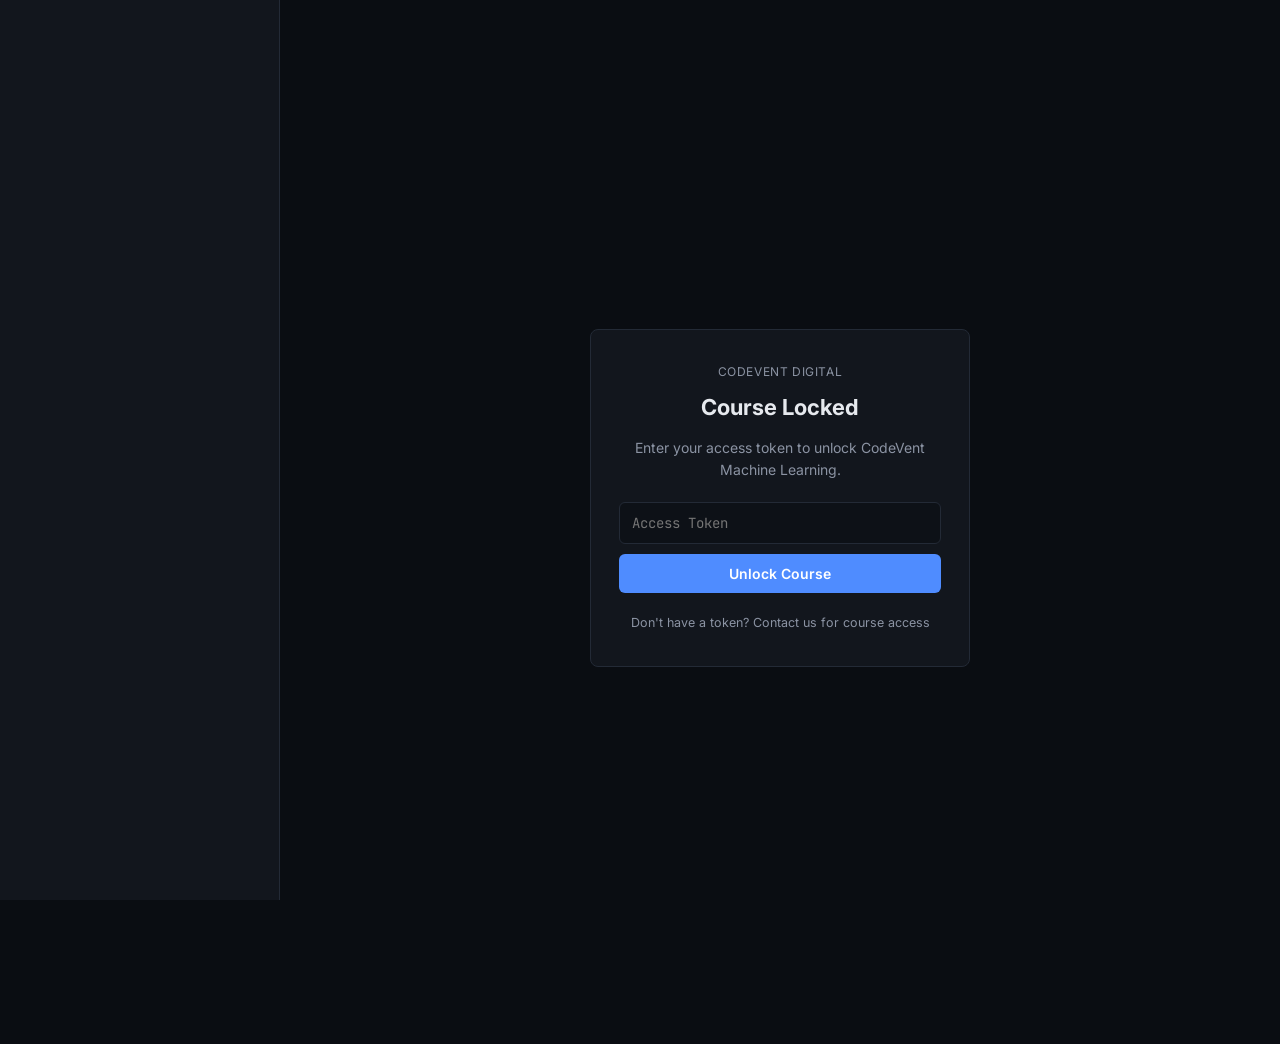
<file: index.html>
<!DOCTYPE html>
<html lang="en">
<head>
<meta charset="UTF-8">
<meta name="viewport" content="width=device-width, initial-scale=1.0">
<title>CodeVent Machine Learning</title>
<meta name="description" content="Machine Learning from foundations to a complete capstone project, taught with Python and real algorithms.">
<link rel="icon" type="image/png" href="codevent-logo.PNG">
<link rel="preconnect" href="https://fonts.googleapis.com">
<link rel="preconnect" href="https://fonts.gstatic.com" crossorigin>
<link href="https://fonts.googleapis.com/css2?family=JetBrains+Mono:wght@400;500;600;700&family=Inter:wght@400;500;600;700;800&display=swap" rel="stylesheet">
<link rel="stylesheet" href="css/styles.css">
</head>
<body>
<div id="app">
  <div id="overlay" class="overlay"></div>

  <aside id="sidebar" class="sidebar"></aside>

  <div class="main-col">
    <header class="topbar">
      <button id="menu-toggle" class="menu-toggle" type="button" aria-label="Toggle navigation">
        <span></span><span></span><span></span>
      </button>
      <div class="topbar-title">CodeVent Machine Learning</div>
    </header>
    <main id="content" class="content"></main>
  </div>
</div>

<script src="js/data.js"></script>
<script src="js/app.js"></script>
</body>
</html>
</file>
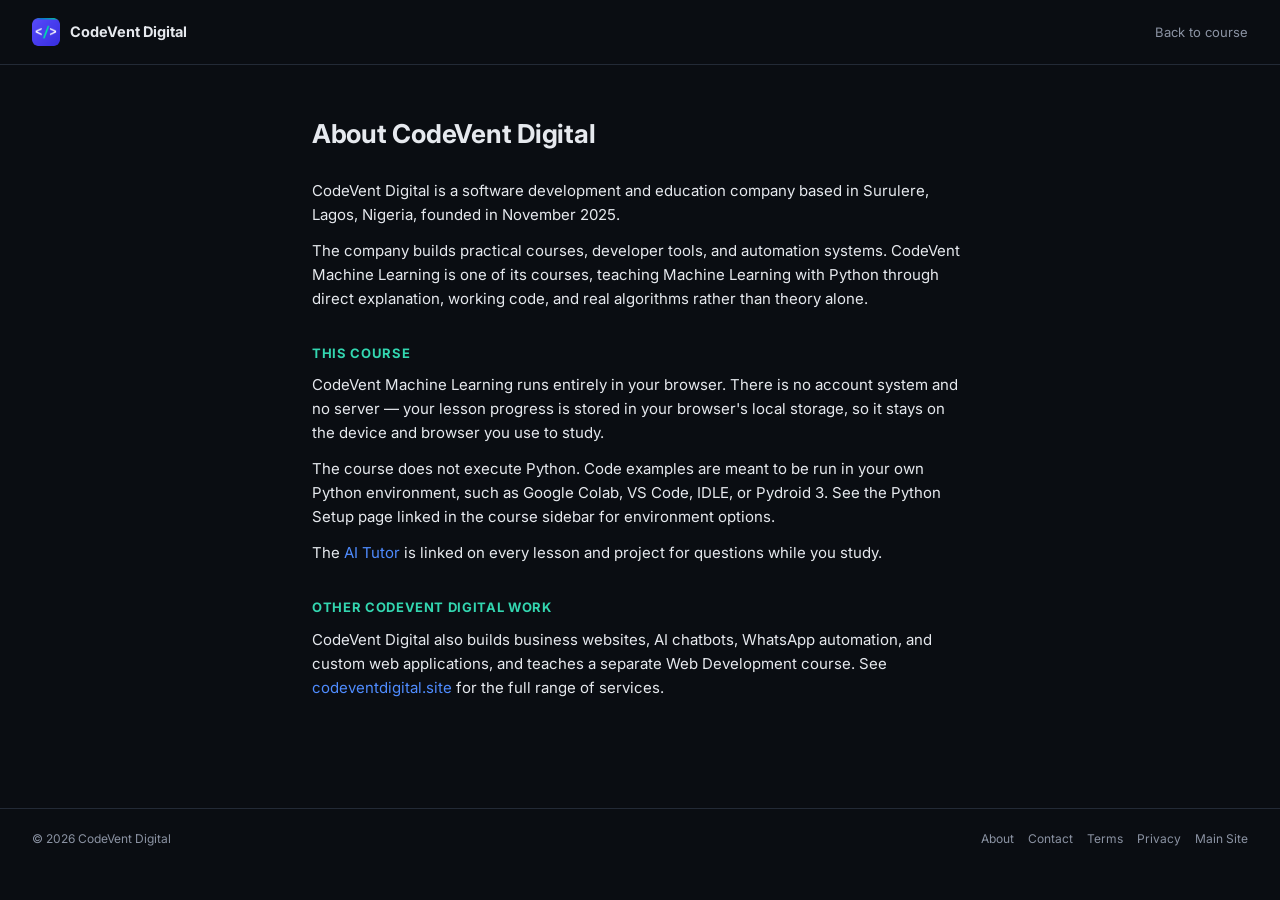
<file: about.html>
<!DOCTYPE html>
<html lang="en">
<head>
<meta charset="UTF-8">
<meta name="viewport" content="width=device-width, initial-scale=1.0">
<title>About — CodeVent Machine Learning</title>
<meta name="description" content="About CodeVent Digital and the CodeVent Machine Learning course.">
<link rel="icon" type="image/png" href="codevent-logo.PNG">
<link rel="preconnect" href="https://fonts.googleapis.com">
<link rel="preconnect" href="https://fonts.gstatic.com" crossorigin>
<link href="https://fonts.googleapis.com/css2?family=JetBrains+Mono:wght@400;500;600;700&family=Inter:wght@400;500;600;700;800&display=swap" rel="stylesheet">
<link rel="stylesheet" href="css/styles.css">
<style>body { background: var(--bg); }</style>
</head>
<body>
<header class="static-header">
  <a href="index.html" target="_self" class="static-brand">
    <img src="codevent-logo.PNG" alt="CodeVent Digital logo">
    <span>CodeVent Digital</span>
  </a>
  <a href="index.html" target="_self" class="static-back">Back to course</a>
</header>

<main class="static-wrap">
  <h1>About CodeVent Digital</h1>
  <p>CodeVent Digital is a software development and education company based in Surulere, Lagos, Nigeria, founded in November 2025.</p>
  <p>The company builds practical courses, developer tools, and automation systems. CodeVent Machine Learning is one of its courses, teaching Machine Learning with Python through direct explanation, working code, and real algorithms rather than theory alone.</p>

  <h2>This Course</h2>
  <p>CodeVent Machine Learning runs entirely in your browser. There is no account system and no server — your lesson progress is stored in your browser's local storage, so it stays on the device and browser you use to study.</p>
  <p>The course does not execute Python. Code examples are meant to be run in your own Python environment, such as Google Colab, VS Code, IDLE, or Pydroid 3. See the Python Setup page linked in the course sidebar for environment options.</p>
  <p>The <a href="https://codeventdigital.site/chat.html" target="_blank">AI Tutor</a> is linked on every lesson and project for questions while you study.</p>

  <h2>Other CodeVent Digital Work</h2>
  <p>CodeVent Digital also builds business websites, AI chatbots, WhatsApp automation, and custom web applications, and teaches a separate Web Development course. See <a href="https://codeventdigital.site" target="_blank">codeventdigital.site</a> for the full range of services.</p>
</main>

<footer class="static-footer">
  <span>&copy; 2026 CodeVent Digital</span>
  <div class="static-footer-links">
    <a href="about.html" target="_self">About</a>
    <a href="contact.html" target="_self">Contact</a>
    <a href="terms.html" target="_self">Terms</a>
    <a href="privacy.html" target="_self">Privacy</a>
    <a href="https://codeventdigital.site" target="_blank">Main Site</a>
  </div>
</footer>
</body>
</html>
</file>
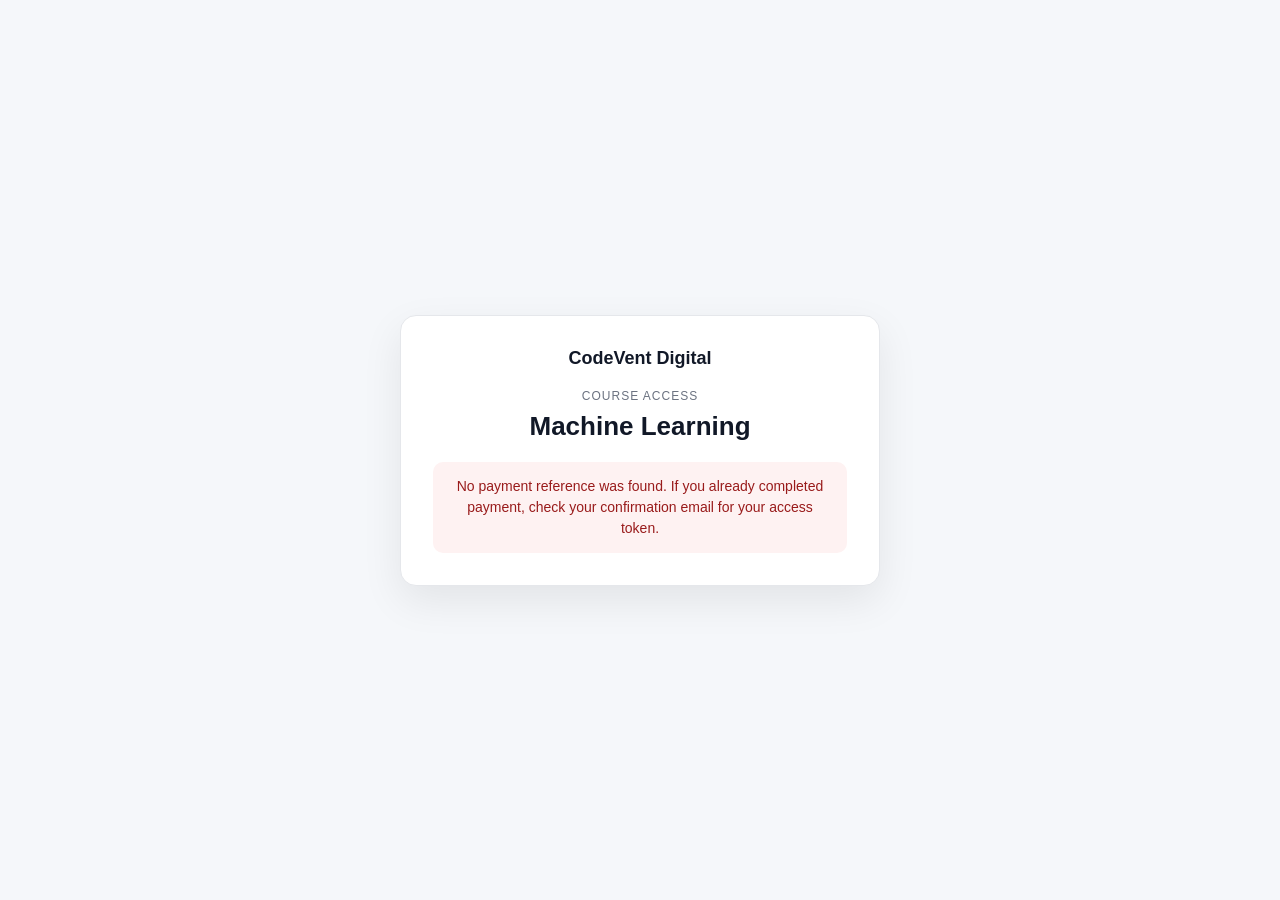
<file: access-page.html>
<!DOCTYPE html>
<html lang="en">
<head>

<meta charset="UTF-8">
<meta name="viewport" content="width=device-width, initial-scale=1.0">

<title>Course Access | CodeVent Digital</title>
<meta name="description" content="Get your CodeVent Machine Learning Course access token.">
<link rel="icon" type="image/png" href="codevent-logo.PNG">

<style>

* {
  box-sizing: border-box;
}

body {
  margin: 0;
  min-height: 100vh;
  display: flex;
  align-items: center;
  justify-content: center;
  padding: 24px;
  background: #f5f7fa;
  color: #111827;
  font-family: Arial, Helvetica, sans-serif;
}

.container {
  width: 100%;
  max-width: 480px;
  background: #ffffff;
  border: 1px solid #e5e7eb;
  border-radius: 16px;
  padding: 32px;
  box-shadow: 0 15px 40px rgba(0, 0, 0, 0.08);
  text-align: center;
}

.brand {
  margin-bottom: 20px;
}

.brand-name {
  font-size: 18px;
  font-weight: 700;
}

.label {
  font-size: 12px;
  text-transform: uppercase;
  letter-spacing: 1px;
  color: #6b7280;
}

h1 {
  margin: 8px 0 20px;
  font-size: 26px;
}

.spinner {
  width: 28px;
  height: 28px;
  margin: 4px auto 20px;
  border-radius: 50%;
  border: 3px solid #e5e7eb;
  border-top-color: #111827;
  animation: spin 0.8s linear infinite;
}
.spinner.hidden { display: none; }

@keyframes spin {
  to { transform: rotate(360deg); }
}

.status {
  padding: 14px;
  border-radius: 10px;
  background: #f3f4f6;
  color: #374151;
  font-size: 14px;
  line-height: 1.5;
}

.status.success {
  background: #ecfdf5;
  color: #065f46;
}

.status.error {
  background: #fef2f2;
  color: #991b1b;
}

.token-section {
  display: none;
  margin-top: 20px;
}
.token-section.visible {
  display: block;
}

.token-label {
  font-size: 12px;
  color: #6b7280;
  margin-bottom: 8px;
}

.token {
  background: #111827;
  color: #ffffff;
  padding: 16px;
  border-radius: 10px;
  font-family: monospace;
  font-size: 13px;
  word-break: break-all;
  margin-bottom: 12px;
}

.token-note {
  font-size: 13px;
  color: #4b5563;
  margin: 0 0 16px;
  line-height: 1.5;
}

button, .course-link {
  width: 100%;
  display: flex;
  align-items: center;
  justify-content: center;
  padding: 13px 16px;
  border: 0;
  border-radius: 9px;
  background: #111827;
  color: #ffffff;
  font-weight: 600;
  cursor: pointer;
  text-decoration: none;
  margin-top: 8px;
  font-size: 15px;
}

.secondary {
  background: #e5e7eb;
  color: #111827;
}

</style>

</head>

<body>

<main class="container">

  <div class="brand">
    <span class="brand-name">CodeVent Digital</span>
  </div>

  <div class="label">Course Access</div>
  <h1>Machine Learning</h1>

  <div id="spinner" class="spinner"></div>

  <div id="status" class="status">Checking payment...</div>

  <section id="tokenSection" class="token-section">
    <div class="token-label">Your Machine Learning Course access token</div>
    <div id="token" class="token"></div>
    <button id="copyButton" type="button" class="secondary">Copy Token</button>
    <p class="token-note">Keep this token safe. Continue to the course, then enter this token on the unlock screen to access your lessons.</p>
    <a class="course-link" href="https://emezch93.github.io/codevent-machine-learning-course/" target="_self">
      Continue to Course
    </a>
  </section>

</main>

<script>

const WORKER_URL =
  "https://codevent-machine-learning-course.emezch93.workers.dev";

const statusElement = document.getElementById("status");
const spinnerElement = document.getElementById("spinner");
const tokenSection = document.getElementById("tokenSection");
const tokenElement = document.getElementById("token");
const copyButton = document.getElementById("copyButton");

function setStatus(message, type = "") {
  statusElement.textContent = message;
  statusElement.className = "status";
  if (type) {
    statusElement.classList.add(type);
  }
}

function stopSpinner() {
  spinnerElement.classList.add("hidden");
}

function showToken(token) {
  tokenElement.textContent = token;
  tokenSection.classList.add("visible");
}

copyButton.addEventListener("click", async () => {
  const token = tokenElement.textContent;
  try {
    await navigator.clipboard.writeText(token);
    copyButton.textContent = "Copied";
    setTimeout(() => { copyButton.textContent = "Copy Token"; }, 2000);
  } catch {
    setStatus("Unable to copy automatically. Select and copy the token manually.", "error");
  }
});

async function verifyPayment() {
  const params = new URLSearchParams(window.location.search);
  const reference = params.get("reference");

  if (!reference) {
    stopSpinner();
    setStatus(
      "No payment reference was found. If you already completed payment, check your confirmation email for your access token.",
      "error"
    );
    return;
  }

  setStatus("Verifying your payment...");

  let response;
  try {
    response = await fetch(
      WORKER_URL + "/verify-payment?reference=" + encodeURIComponent(reference),
      {
        method: "GET",
        headers: { "Accept": "application/json" },
        cache: "no-store"
      }
    );
  } catch (error) {
    stopSpinner();
    setStatus("Unable to reach the verification service. Please check your connection and reload this page.", "error");
    return;
  }

  let data;
  try {
    data = await response.json();
  } catch (error) {
    stopSpinner();
    setStatus("Received an unexpected response while verifying payment. Please reload this page.", "error");
    return;
  }

  if (!response.ok || !data.authorized || !data.token) {
    stopSpinner();
    setStatus(data.message || "Payment could not be verified.", "error");
    return;
  }

  stopSpinner();
  setStatus("Payment verified.", "success");
  showToken(data.token);
}

verifyPayment();

</script>

</body>
</html>
</file>
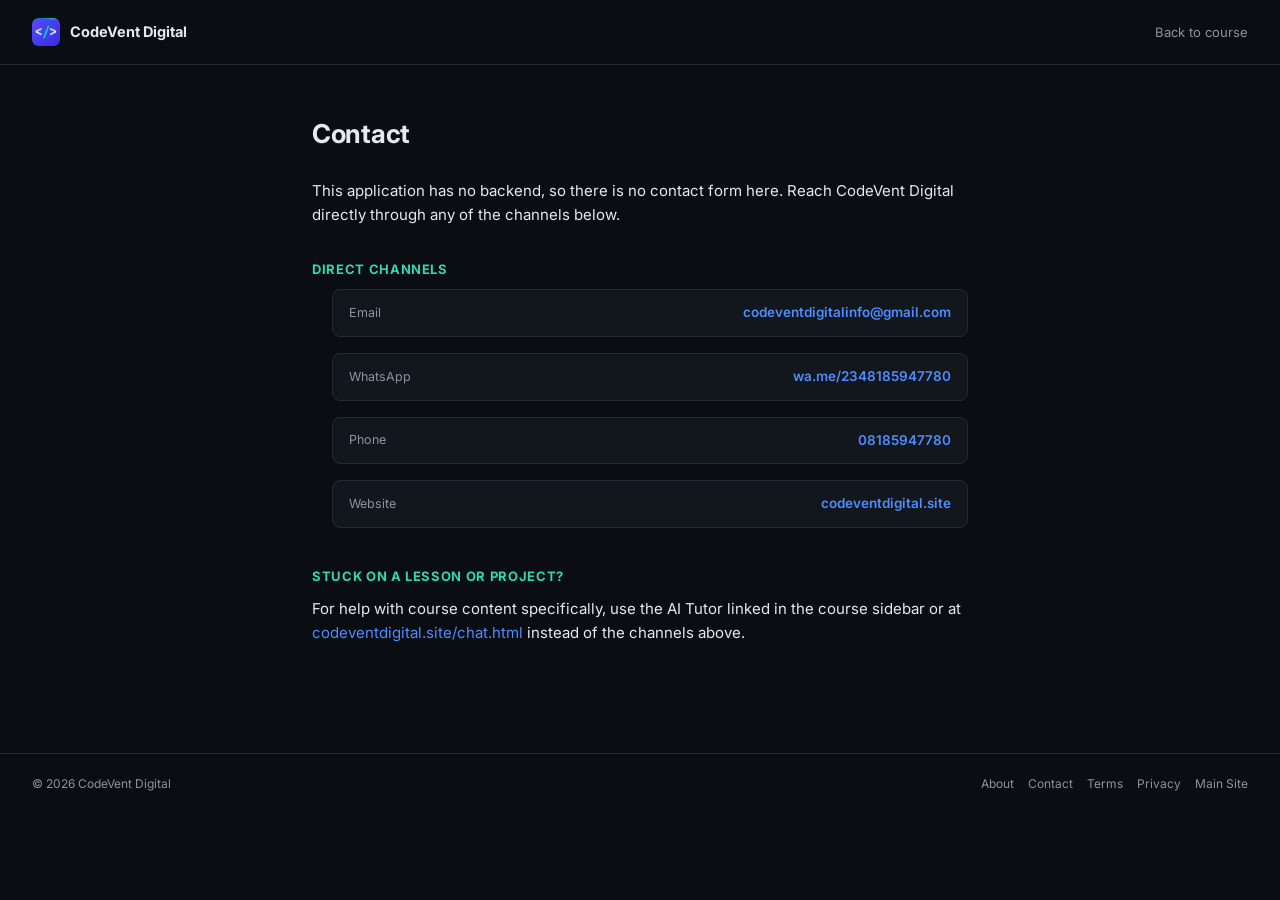
<file: contact.html>
<!DOCTYPE html>
<html lang="en">
<head>
<meta charset="UTF-8">
<meta name="viewport" content="width=device-width, initial-scale=1.0">
<title>Contact — CodeVent Machine Learning</title>
<meta name="description" content="Contact CodeVent Digital.">
<link rel="icon" type="image/png" href="codevent-logo.PNG">
<link rel="preconnect" href="https://fonts.googleapis.com">
<link rel="preconnect" href="https://fonts.gstatic.com" crossorigin>
<link href="https://fonts.googleapis.com/css2?family=JetBrains+Mono:wght@400;500;600;700&family=Inter:wght@400;500;600;700;800&display=swap" rel="stylesheet">
<link rel="stylesheet" href="css/styles.css">
<style>body { background: var(--bg); }</style>
</head>
<body>
<header class="static-header">
  <a href="index.html" target="_self" class="static-brand">
    <img src="codevent-logo.PNG" alt="CodeVent Digital logo">
    <span>CodeVent Digital</span>
  </a>
  <a href="index.html" target="_self" class="static-back">Back to course</a>
</header>

<main class="static-wrap">
  <h1>Contact</h1>
  <p>This application has no backend, so there is no contact form here. Reach CodeVent Digital directly through any of the channels below.</p>

  <h2>Direct Channels</h2>
  <ul class="contact-list">
    <li>
      <span class="contact-label">Email</span>
      <a href="mailto:codeventdigitalinfo@gmail.com" target="_blank">codeventdigitalinfo@gmail.com</a>
    </li>
    <li>
      <span class="contact-label">WhatsApp</span>
      <a href="https://wa.me/2348185947780" target="_blank">wa.me/2348185947780</a>
    </li>
    <li>
      <span class="contact-label">Phone</span>
      <a href="tel:+2348185947780" target="_blank">08185947780</a>
    </li>
    <li>
      <span class="contact-label">Website</span>
      <a href="https://codeventdigital.site" target="_blank">codeventdigital.site</a>
    </li>
  </ul>

  <h2>Stuck On a Lesson or Project?</h2>
  <p>For help with course content specifically, use the AI Tutor linked in the course sidebar or at <a href="https://codeventdigital.site/chat.html" target="_blank">codeventdigital.site/chat.html</a> instead of the channels above.</p>
</main>

<footer class="static-footer">
  <span>&copy; 2026 CodeVent Digital</span>
  <div class="static-footer-links">
    <a href="about.html" target="_self">About</a>
    <a href="contact.html" target="_self">Contact</a>
    <a href="terms.html" target="_self">Terms</a>
    <a href="privacy.html" target="_self">Privacy</a>
    <a href="https://codeventdigital.site" target="_blank">Main Site</a>
  </div>
</footer>
</body>
</html>
</file>
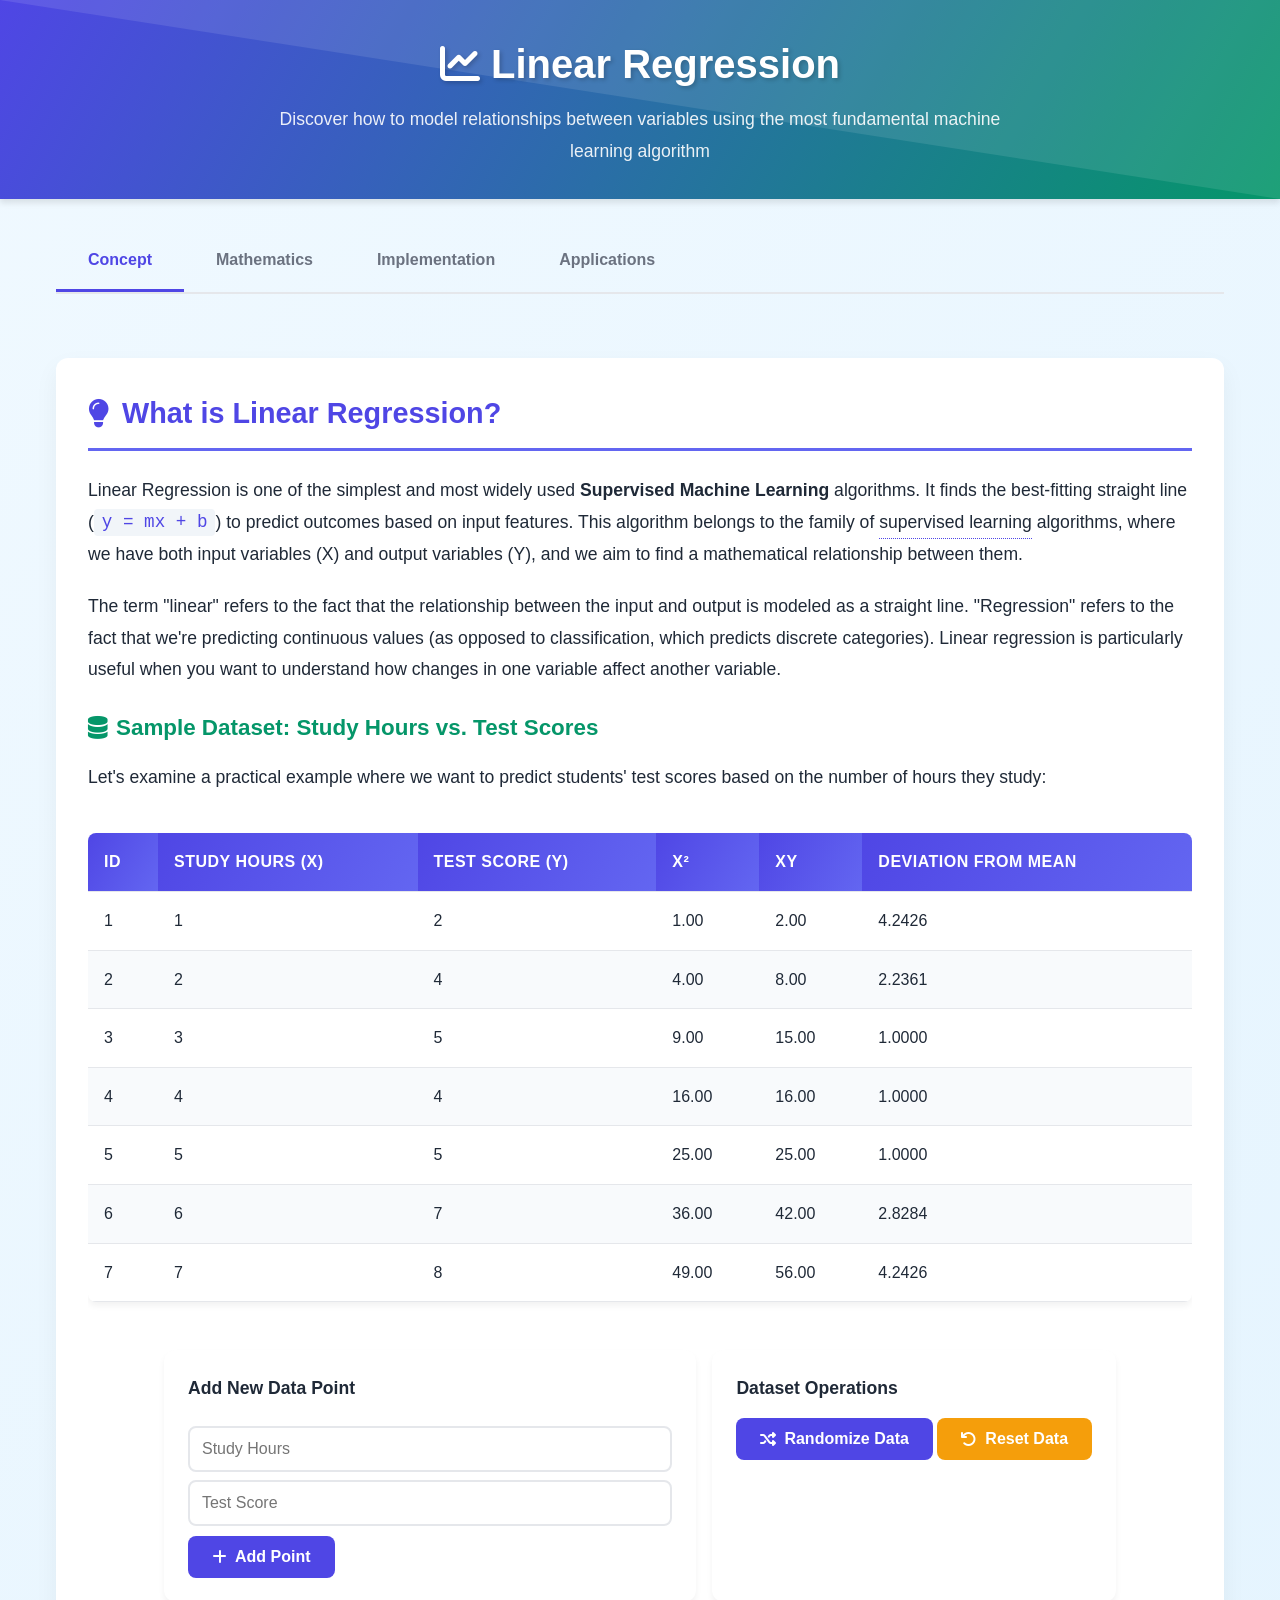
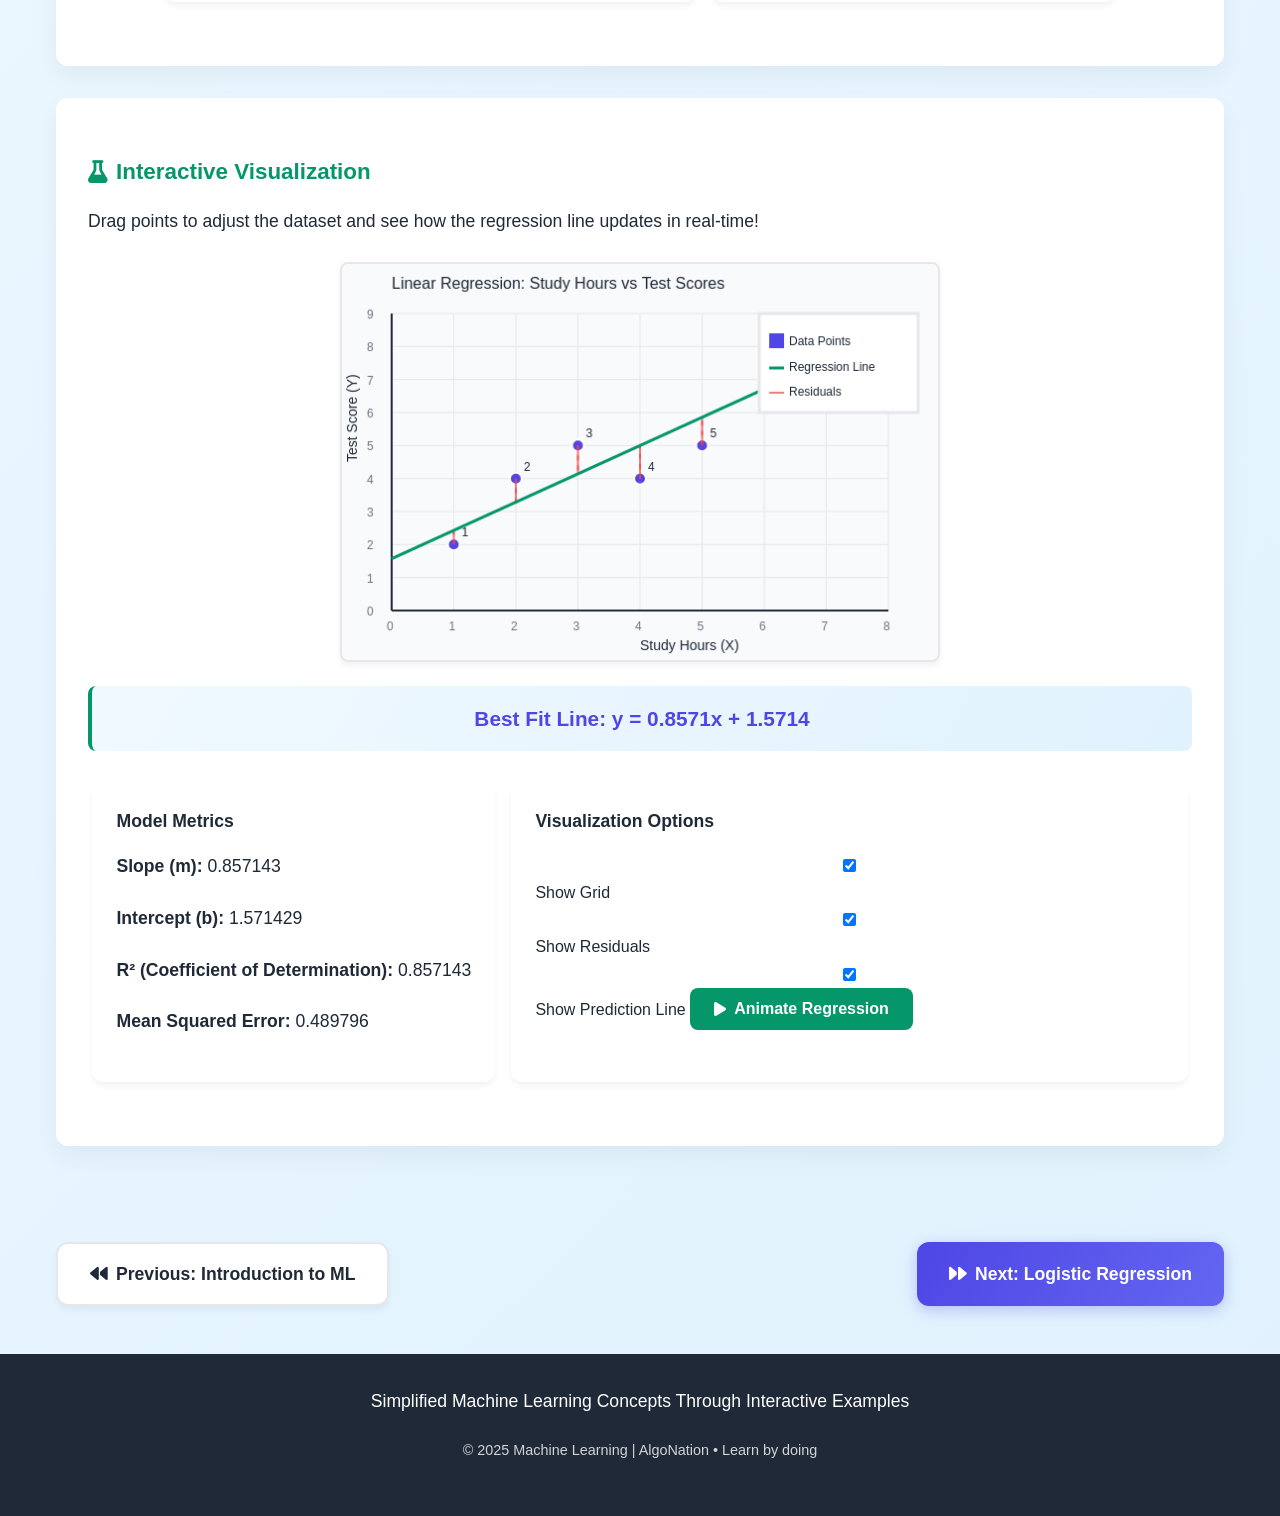
<file: linear-regression.html>
<!DOCTYPE html>
<html lang="en">
<head>
  <meta charset="UTF-8">
  <title>Linear Regression | ML AlgoNation </title>
  <meta name="viewport" content="width=device-width, initial-scale=1.0">
  <link rel="stylesheet" href="https://cdnjs.cloudflare.com/ajax/libs/font-awesome/6.5.0/css/all.min.css">
  <style>
    :root {
      --primary: #4f46e5;
      --primary-light: #6366f1;
      --secondary: #059669;
      --accent: #f59e0b;
      --dark: #1f2937;
      --light: #f9fafb;
      --gray: #6b7280;
      --danger: #ef4444;
      --success: #10b981;
      --warning: #f59e0b;
      --info: #3b82f6;
    }
    
    * {
      margin: 0;
      padding: 0;
      box-sizing: border-box;
    }
    
    body {
      font-family: 'Segoe UI', Tahoma, Geneva, Verdana, sans-serif;
      line-height: 1.6;
      color: var(--dark);
      background: linear-gradient(135deg, #f0f9ff 0%, #e0f2fe 100%);
      min-height: 100vh;
    }
    
    header {
      background: linear-gradient(120deg, var(--primary), var(--secondary));
      color: white;
      padding: 2rem 0;
      text-align: center;
      box-shadow: 0 4px 6px rgba(0, 0, 0, 0.1);
      position: relative;
      overflow: hidden;
    }
    
    header::before {
      content: "";
      position: absolute;
      top: 0;
      left: 0;
      width: 100%;
      height: 100%;
      background: url('data:image/svg+xml;utf8,<svg xmlns="http://www.w3.org/2000/svg" viewBox="0 0 100 100" preserveAspectRatio="none"><path d="M0,0 L100,0 L100,100 Z" fill="rgba(255,255,255,0.1)"/></svg>');
      background-size: cover;
    }
    
    header h1 {
      font-size: 2.5rem;
      font-weight: 700;
      margin-bottom: 0.5rem;
      position: relative;
      text-shadow: 2px 2px 4px rgba(0, 0, 0, 0.2);
    }
    
    header p {
      font-size: 1.1rem;
      opacity: 0.9;
      max-width: 800px;
      margin: 0 auto;
      padding: 0 1rem;
    }
    
    main {
      max-width: 1200px;
      margin: 2rem auto;
      padding: 0 1rem;
    }
    
    .lesson {
      background: white;
      border-radius: 12px;
      padding: 2rem;
      margin-bottom: 2rem;
      box-shadow: 0 10px 25px rgba(0, 0, 0, 0.05);
      transition: transform 0.3s ease, box-shadow 0.3s ease;
    }
    
    .lesson:hover {
      transform: translateY(-5px);
      box-shadow: 0 15px 35px rgba(0, 0, 0, 0.1);
    }
    
    h2 {
      font-size: 1.8rem;
      margin-bottom: 1.5rem;
      color: var(--primary);
      display: flex;
      align-items: center;
      gap: 0.75rem;
      padding-bottom: 0.75rem;
      border-bottom: 3px solid var(--primary-light);
    }
    
    h3 {
      font-size: 1.4rem;
      margin: 1.5rem 0 1rem;
      color: var(--secondary);
      display: flex;
      align-items: center;
      gap: 0.5rem;
    }
    
    p {
      margin-bottom: 1.25rem;
      font-size: 1.1rem;
      line-height: 1.8;
    }
    
    code {
      background: #f1f5f9;
      padding: 0.2rem 0.5rem;
      border-radius: 4px;
      font-family: 'Courier New', Courier, monospace;
      font-weight: 500;
      color: var(--primary);
    }
    
    .dataset-container {
      margin: 1.5rem 0;
      overflow-x: auto;
    }
    
    table {
      width: 100%;
      border-collapse: collapse;
      margin: 1rem 0;
      background: white;
      border-radius: 8px;
      overflow: hidden;
      box-shadow: 0 4px 6px rgba(0, 0, 0, 0.05);
    }
    
    th, td {
      padding: 1rem;
      text-align: left;
      border-bottom: 1px solid #e5e7eb;
    }
    
    th {
      background: linear-gradient(120deg, var(--primary), var(--primary-light));
      color: white;
      font-weight: 600;
      text-transform: uppercase;
      letter-spacing: 0.5px;
    }
    
    tr:nth-child(even) {
      background-color: #f8fafc;
    }
    
    tr:hover {
      background-color: #f1f5f9;
      transition: background-color 0.2s ease;
    }
    
    .demo {
      background: white;
      border-radius: 12px;
      padding: 2rem;
      margin-bottom: 2rem;
      box-shadow: 0 10px 25px rgba(0, 0, 0, 0.05);
      transition: transform 0.3s ease, box-shadow 0.3s ease;
    }
    
    .demo:hover {
      transform: translateY(-5px);
      box-shadow: 0 15px 35px rgba(0, 0, 0, 0.1);
    }
    
    #regressionCanvas {
      width: 100%;
      max-width: 600px;
      height: 400px;
      border: 2px solid #e5e7eb;
      border-radius: 8px;
      background: #f8fafc;
      margin: 1.5rem auto;
      display: block;
      box-shadow: 0 4px 6px rgba(0, 0, 0, 0.05);
    }
    
    #equation {
      text-align: center;
      font-size: 1.3rem;
      font-weight: 600;
      color: var(--primary);
      background: linear-gradient(120deg, #f0f9ff, #e0f2fe);
      padding: 1rem;
      border-radius: 8px;
      margin: 1.5rem 0;
      border-left: 4px solid var(--secondary);
    }
    
    .controls {
      display: flex;
      flex-wrap: wrap;
      gap: 1rem;
      margin: 2rem 0;
      justify-content: center;
    }
    
    .control-group {
      background: white;
      padding: 1.5rem;
      border-radius: 12px;
      box-shadow: 0 4px 6px rgba(0, 0, 0, 0.05);
      min-width: 250px;
    }
    
    .control-group h4 {
      margin-bottom: 1rem;
      color: var(--dark);
      font-size: 1.1rem;
      font-weight: 600;
    }
    
    button {
      background: var(--primary);
      color: white;
      border: none;
      padding: 0.75rem 1.5rem;
      border-radius: 8px;
      cursor: pointer;
      font-size: 1rem;
      font-weight: 600;
      transition: all 0.3s ease;
      display: inline-flex;
      align-items: center;
      gap: 0.5rem;
    }
    
    button:hover {
      background: var(--primary-light);
      transform: translateY(-2px);
      box-shadow: 0 4px 8px rgba(79, 70, 229, 0.3);
    }
    
    button.secondary {
      background: var(--secondary);
    }
    
    button.secondary:hover {
      background: #047857;
      box-shadow: 0 4px 8px rgba(5, 150, 105, 0.3);
    }
    
    button.warning {
      background: var(--warning);
    }
    
    button.warning:hover {
      background: #d97706;
      box-shadow: 0 4px 8px rgba(245, 158, 11, 0.3);
    }
    
    input, select {
      width: 100%;
      padding: 0.75rem;
      border: 2px solid #e5e7eb;
      border-radius: 8px;
      font-size: 1rem;
      margin-top: 0.5rem;
      transition: border-color 0.3s ease;
    }
    
    input:focus, select:focus {
      outline: none;
      border-color: var(--primary);
      box-shadow: 0 0 0 3px rgba(79, 70, 229, 0.2);
    }
    
    .navigation {
      display: flex;
      justify-content: space-between;
      margin: 2rem 0;
      flex-wrap: wrap;
      gap: 1rem;
    }
    
    .card-btn, .cta-btn {
      display: inline-flex;
      align-items: center;
      gap: 0.5rem;
      padding: 1rem 2rem;
      border-radius: 12px;
      text-decoration: none;
      font-weight: 600;
      font-size: 1.1rem;
      transition: all 0.3s ease;
      text-align: center;
    }
    
    .card-btn {
      background: white;
      color: var(--dark);
      border: 2px solid #e5e7eb;
      box-shadow: 0 4px 6px rgba(0, 0, 0, 0.05);
    }
    
    .card-btn:hover {
      background: #f8fafc;
      transform: translateY(-3px);
      box-shadow: 0 8px 15px rgba(0, 0, 0, 0.1);
    }
    
    .cta-btn {
      background: linear-gradient(120deg, var(--primary), var(--primary-light));
      color: white;
      box-shadow: 0 4px 15px rgba(79, 70, 229, 0.3);
    }
    
    .cta-btn:hover {
      transform: translateY(-3px);
      box-shadow: 0 8px 25px rgba(79, 70, 229, 0.4);
    }
    
    footer {
      text-align: center;
      padding: 2rem;
      background: var(--dark);
      color: white;
      margin-top: 3rem;
    }
    
    .math-explanation {
      background: #f0fdf4;
      border: 2px solid #bbf7d0;
      border-radius: 12px;
      padding: 2rem;
      margin: 2rem 0;
      position: relative;
    }
    
    .math-explanation::before {
      content: "Mathematical Derivation";
      position: absolute;
      top: -12px;
      left: 20px;
      background: #059669;
      color: white;
      padding: 0.25rem 1rem;
      border-radius: 20px;
      font-size: 0.85rem;
      font-weight: 600;
    }
    
    .formula {
      background: white;
      padding: 1.5rem;
      border-radius: 8px;
      margin: 1rem 0;
      text-align: center;
      font-family: 'Courier New', monospace;
      font-size: 1.2rem;
      border-left: 4px solid var(--secondary);
    }
    
    .step {
      margin: 1.5rem 0;
      padding-left: 1.5rem;
      border-left: 3px solid var(--accent);
      position: relative;
    }
    
    .step::before {
      content: "Step";
      position: absolute;
      left: -15px;
      top: 0;
      background: var(--accent);
      color: white;
      width: 30px;
      height: 30px;
      border-radius: 50%;
      display: flex;
      align-items: center;
      justify-content: center;
      font-weight: 700;
      font-size: 0.8rem;
    }
    
    .tabs {
      display: flex;
      margin: 2rem 0;
      border-bottom: 2px solid #e5e7eb;
    }
    
    .tab {
      padding: 1rem 2rem;
      cursor: pointer;
      font-weight: 600;
      color: var(--gray);
      border-bottom: 3px solid transparent;
      transition: all 0.3s ease;
    }
    
    .tab.active {
      color: var(--primary);
      border-bottom: 3px solid var(--primary);
    }
    
    .tab-content {
      display: none;
      padding: 2rem 0;
    }
    
    .tab-content.active {
      display: block;
      animation: fadeIn 0.5s ease;
    }
    
    @keyframes fadeIn {
      from { opacity: 0; }
      to { opacity: 1; }
    }
    
    .tooltip {
      position: relative;
      display: inline-block;
      border-bottom: 1px dotted var(--primary);
      cursor: help;
    }
    
    .tooltip .tooltiptext {
      visibility: hidden;
      width: 250px;
      background-color: var(--dark);
      color: #fff;
      text-align: center;
      border-radius: 6px;
      padding: 10px;
      position: absolute;
      z-index: 1;
      bottom: 125%;
      left: 50%;
      transform: translateX(-50%);
      opacity: 0;
      transition: opacity 0.3s;
      font-size: 0.9rem;
      line-height: 1.4;
    }
    
    .tooltip .tooltiptext::after {
      content: "";
      position: absolute;
      top: 100%;
      left: 50%;
      margin-left: -5px;
      border-width: 5px;
      border-style: solid;
      border-color: var(--dark) transparent transparent transparent;
    }
    
    .tooltip:hover .tooltiptext {
      visibility: visible;
      opacity: 1;
    }
    
    @media (max-width: 768px) {
      header h1 {
        font-size: 2rem;
      }
      
      .lesson, .demo {
        padding: 1.5rem;
      }
      
      .navigation {
        flex-direction: column;
      }
      
      .card-btn, .cta-btn {
        width: 100%;
        justify-content: center;
      }
      
      .controls {
        flex-direction: column;
      }
    }
    #randomize-data{
      margin-bottom: 10px;
    }
    #add-point{
    margin-top: 10px;
    }
  </style>
</head>
<body>
  <header>
    <h1><i class="fas fa-chart-line"></i> Linear Regression</h1>
    <p>Discover how to model relationships between variables using the most fundamental machine learning algorithm</p>
  </header>

  <main>
    <div class="tabs">
      <div class="tab active" data-tab="concept">Concept</div>
      <div class="tab" data-tab="math">Mathematics</div>
      <div class="tab" data-tab="implementation">Implementation</div>
      <div class="tab" data-tab="applications">Applications</div>
    </div>

    <div class="tab-content active" id="concept">
      <section class="lesson">
        <h2><i class="fas fa-lightbulb"></i> What is Linear Regression?</h2>
        <p>
          Linear Regression is one of the simplest and most widely used <strong>Supervised Machine Learning</strong> algorithms. 
          It finds the best-fitting straight line (<code>y = mx + b</code>) to predict outcomes based on input features.
          This algorithm belongs to the family of <span class="tooltip">supervised learning<span class="tooltiptext">A type of machine learning where the model learns from labeled training data</span></span> algorithms, where we have both input variables (X) and output variables (Y), and we aim to find a mathematical relationship between them.
        </p>
        
        <p>
          The term "linear" refers to the fact that the relationship between the input and output is modeled as a straight line.
          "Regression" refers to the fact that we're predicting continuous values (as opposed to classification, which predicts discrete categories).
          Linear regression is particularly useful when you want to understand how changes in one variable affect another variable.
        </p>

        <h3><i class="fas fa-database"></i> Sample Dataset: Study Hours vs. Test Scores</h3>
        <p>Let's examine a practical example where we want to predict students' test scores based on the number of hours they study:</p>
        
        <div class="dataset-container">
          <table id="dataset-table">
            <thead>
              <tr>
                <th>ID</th>
                <th>Study Hours (X)</th>
                <th>Test Score (Y)</th>
                <th>X²</th>
                <th>XY</th>
                <th>Deviation from Mean</th>
              </tr>
            </thead>
            <tbody id="dataset-body">
            </tbody>
          </table>
        </div>
        
        <div class="controls">
          <div class="control-group">
            <h4>Add New Data Point</h4>
            <input type="number" id="new-x" placeholder="Study Hours" step="0.1" min="0">
            <input type="number" id="new-y" placeholder="Test Score" step="0.1" min="0" max="100">
            <button id="add-point"><i class="fas fa-plus"></i> Add Point</button>
          </div>
          
          <div class="control-group">
            <h4>Dataset Operations</h4>
            <button id="randomize-data"><i class="fas fa-random"></i> Randomize Data</button>
            <button id="reset-data" class="warning"><i class="fas fa-undo"></i> Reset Data</button>
          </div>
        </div>
      </section>

      <section class="demo">
        <h3><i class="fas fa-flask"></i> Interactive Visualization</h3>
        <p>Drag points to adjust the dataset and see how the regression line updates in real-time!</p>
        <canvas id="regressionCanvas" width="600" height="400"></canvas>
        <div id="equation">
          <strong>Best Fit Line:</strong> y = 0.00x + 0.00
        </div>
        
        <div class="controls">
          <div class="control-group">
            <h4>Model Metrics</h4>
            <p><strong>Slope (m):</strong> <span id="slope-value">0.00</span></p>
            <p><strong>Intercept (b):</strong> <span id="intercept-value">0.00</span></p>
            <p><strong>R² (Coefficient of Determination):</strong> <span id="r2-value">0.00</span></p>
            <p><strong>Mean Squared Error:</strong> <span id="mse-value">0.00</span></p>
          </div>
          
          <div class="control-group">
            <h4>Visualization Options</h4>
            <label>
              <input type="checkbox" id="show-grid" checked> Show Grid
            </label>
            <label>
              <input type="checkbox" id="show-residuals" checked> Show Residuals
            </label>
            <label>
              <input type="checkbox" id="show-prediction" checked> Show Prediction Line
            </label>
            <button id="animate-regression" class="secondary"><i class="fas fa-play"></i> Animate Regression</button>
          </div>
        </div>
      </section>
    </div>

    <div class="tab-content" id="math">
      <section class="lesson">
        <h2><i class="fas fa-calculator"></i> Mathematical Foundation</h2>
        <p>
          Linear regression is based on the principle of <span class="tooltip">least squares<span class="tooltiptext">A mathematical optimization technique that minimizes the sum of squared differences between observed and predicted values</span></span>. 
          The goal is to find the line that minimizes the sum of the squared vertical distances (residuals) between the observed data points and the predicted values on the line.
        </p>
        
        <div class="math-explanation">
          <div class="step">
            <h3>Step 1: The Linear Model</h3>
            <p>We assume a linear relationship between our input variable X and output variable Y:</p>
            <div class="formula">y = mx + b</div>
            <p>Where:</p>
            <ul>
              <li><strong>y</strong> is the predicted output (dependent variable)</li>
              <li><strong>x</strong> is the input feature (independent variable)</li>
              <li><strong>m</strong> is the slope of the line (how much y changes for a unit change in x)</li>
              <li><strong>b</strong> is the y-intercept (the value of y when x = 0)</li>
            </ul>
          </div>
          
          <div class="step">
            <h3>Step 2: The Cost Function</h3>
            <p>We define the cost (or loss) function as the sum of squared errors:</p>
            <div class="formula">J(m,b) = Σ(yᵢ - (mxᵢ + b))²</div>
            <p>This function measures how well our line fits the data. Our goal is to find m and b that minimize J(m,b).</p>
          </div>
          
          <div class="step">
            <h3>Step 3: Finding Optimal Parameters</h3>
            <p>To find the values of m and b that minimize the cost function, we take partial derivatives with respect to m and b, set them to zero, and solve:</p>
            <div class="formula">m = (nΣ(xᵢyᵢ) - ΣxᵢΣyᵢ) / (nΣ(xᵢ²) - (Σxᵢ)²)</div>
            <div class="formula">b = (Σyᵢ - mΣxᵢ) / n</div>
            <p>Where n is the number of data points.</p>
          </div>
          
          <div class="step">
            <h3>Step 4: Model Evaluation</h3>
            <p>We evaluate our model using metrics like R² (coefficient of determination):</p>
            <div class="formula">R² = 1 - (SS_res / SS_tot)</div>
            <p>Where SS_res is the sum of squares of residuals and SS_tot is the total sum of squares. R² ranges from 0 to 1, with higher values indicating better fit.</p>
          </div>
        </div>
        
        <h3><i class="fas fa-chart-bar"></i> Statistical Significance</h3>
        <p>
          Beyond just fitting a line, it's important to assess whether the relationship we've found is statistically significant.
          We can calculate the <span class="tooltip">p-value<span class="tooltiptext">A measure of the evidence against a null hypothesis. A small p-value (typically ≤ 0.05) indicates strong evidence against the null hypothesis</span></span> for the slope coefficient to determine if there's a real relationship between X and Y, or if we're just seeing random noise.
        </p>
        
        <div class="formula">
          t = m / SE(m)<br>
          p-value = 2 × (1 - F(|t|))
        </div>
        <p>Where SE(m) is the standard error of the slope and F is the cumulative distribution function of the t-distribution.</p>
      </section>
    </div>

    <div class="tab-content" id="implementation">
      <section class="lesson">
        <h2><i class="fas fa-code"></i> Implementation Details</h2>
        <p>
          Let's break down the implementation of linear regression into manageable components. Understanding each part will help you implement and modify the algorithm for different use cases.
        </p>
        
        <h3><i class="fas fa-cogs"></i> Algorithm Implementation</h3>
        <pre id="code-implementation" style="background: #1e293b; color: #e2e8f0; padding: 1.5rem; border-radius: 8px; overflow-x: auto; font-family: 'Courier New', monospace; font-size: 0.95rem; line-height: 1.5;">
# 📊 Linear Regression - Data Analysis & Visualization (Positive Relationship)

import pandas as pd
import matplotlib.pyplot as plt
import seaborn as sns
import numpy as np

# ✅ Generate dataset with positive correlation
np.random.seed(42)
df = pd.DataFrame({
    'study_hours': np.random.uniform(1, 10, 100),  # 100 students, 1–10 hours
})
# Test scores increase with study_hours + some random noise
df['test_scores'] = 20 + 7.5 * df['study_hours'] + np.random.normal(0, 10, 100)

# 🔍 Basic Data Exploration
print("Dataset shape:", df.shape)
print("\nBasic statistics:")
print(df.describe())

# 📈 Essential Visualizations
plt.figure(figsize=(15, 10))

# 1. Scatter plot with trend line
plt.subplot(2, 3, 1)
plt.scatter(df['study_hours'], df['test_scores'], alpha=0.6)
z = np.polyfit(df['study_hours'], df['test_scores'], 1)
p = np.poly1d(z)
plt.plot(df['study_hours'], p(df['study_hours']), "r--", label=f'y={z[0]:.2f}x+{z[1]:.2f}')
plt.title('Study Hours vs Test Scores')
plt.xlabel('Study Hours')
plt.ylabel('Test Scores')
plt.legend()
plt.grid(True, alpha=0.3)

# 2. Histograms
plt.subplot(2, 3, 2)
plt.hist(df['study_hours'], bins=15, alpha=0.7, color='blue')
plt.title('Distribution of Study Hours')
plt.xlabel('Study Hours')
plt.ylabel('Frequency')

plt.subplot(2, 3, 3)
plt.hist(df['test_scores'], bins=15, alpha=0.7, color='green')
plt.title('Distribution of Test Scores')
plt.xlabel('Test Scores')
plt.ylabel('Frequency')

# 3. Correlation heatmap
plt.subplot(2, 3, 4)
correlation = df.corr()
sns.heatmap(correlation, annot=True, cmap='coolwarm', center=0)
plt.title('Correlation Matrix')

# 4. Box plots
plt.subplot(2, 3, 5)
plt.boxplot(df['study_hours'])
plt.title('Study Hours Box Plot')
plt.ylabel('Hours')

plt.subplot(2, 3, 6)
plt.boxplot(df['test_scores'])
plt.title('Test Scores Box Plot')
plt.ylabel('Scores')

plt.tight_layout()
plt.show()

# 📊 Quick correlation analysis
correlation_value = df['study_hours'].corr(df['test_scores'])
print(f"\nCorrelation coefficient: {correlation_value:.4f}")
print(f"Strength: {'Strong' if abs(correlation_value) > 0.7 else 'Moderate' if abs(correlation_value) > 0.3 else 'Weak'}")
        </pre>
        
        <h3><i class="fas fa-project-diagram"></i> Gradient Descent Alternative</h3>
        <p>
          While the analytical solution (least squares) works well for simple linear regression, more complex models often use <span class="tooltip">gradient descent<span class="tooltiptext">An iterative optimization algorithm used to find the minimum of a function by moving in the direction of steepest descent</span></span>.
          Here's how you could implement linear regression using gradient descent:
        </p>
        
        <pre style="background: #1e293b; color: #e2e8f0; padding: 1.5rem; border-radius: 8px; overflow-x: auto; font-family: 'Courier New', monospace; font-size: 0.95rem; line-height: 1.5;">
# 📊 Linear Regression - Data Analysis & Visualization (Positive Relationship)

import pandas as pd
import matplotlib.pyplot as plt
import seaborn as sns
import numpy as np

# ✅ Generate dataset with positive correlation
np.random.seed(42)
df = pd.DataFrame({
    'study_hours': np.random.uniform(1, 10, 100),  # 100 students, 1–10 hours
})
# Test scores increase with study_hours + some random noise
df['test_scores'] = 20 + 7.5 * df['study_hours'] + np.random.normal(0, 10, 100)

# 🔍 Basic Data Exploration
print("Dataset shape:", df.shape)
print("\nBasic statistics:")
print(df.describe())

# 📈 Essential Visualizations
plt.figure(figsize=(15, 10))

# 1. Scatter plot with trend line
plt.subplot(2, 3, 1)
plt.scatter(df['study_hours'], df['test_scores'], alpha=0.6)
z = np.polyfit(df['study_hours'], df['test_scores'], 1)
p = np.poly1d(z)
plt.plot(df['study_hours'], p(df['study_hours']), "r--", label=f'y={z[0]:.2f}x+{z[1]:.2f}')
plt.title('Study Hours vs Test Scores')
plt.xlabel('Study Hours')
plt.ylabel('Test Scores')
plt.legend()
plt.grid(True, alpha=0.3)

# 2. Histograms
plt.subplot(2, 3, 2)
plt.hist(df['study_hours'], bins=15, alpha=0.7, color='blue')
plt.title('Distribution of Study Hours')
plt.xlabel('Study Hours')
plt.ylabel('Frequency')

plt.subplot(2, 3, 3)
plt.hist(df['test_scores'], bins=15, alpha=0.7, color='green')
plt.title('Distribution of Test Scores')
plt.xlabel('Test Scores')
plt.ylabel('Frequency')

# 3. Correlation heatmap
plt.subplot(2, 3, 4)
correlation = df.corr()
sns.heatmap(correlation, annot=True, cmap='coolwarm', center=0)
plt.title('Correlation Matrix')

# 4. Box plots
plt.subplot(2, 3, 5)
plt.boxplot(df['study_hours'])
plt.title('Study Hours Box Plot')
plt.ylabel('Hours')

plt.subplot(2, 3, 6)
plt.boxplot(df['test_scores'])
plt.title('Test Scores Box Plot')
plt.ylabel('Scores')

plt.tight_layout()
plt.show()

# 📊 Quick correlation analysis
correlation_value = df['study_hours'].corr(df['test_scores'])
print(f"\nCorrelation coefficient: {correlation_value:.4f}")
print(f"Strength: {'Strong' if abs(correlation_value) > 0.7 else 'Moderate' if abs(correlation_value) > 0.3 else 'Weak'}")
     </pre>
      </section>
    </div>

    <div class="tab-content" id="applications">
      <section class="lesson">
        <h2><i class="fas fa-rocket"></i> Real-World Applications</h2>
        <p>
          Linear regression is one of the most widely used statistical techniques in various fields. Its simplicity, interpretability, and effectiveness make it a go-to method for many predictive modeling tasks.
        </p>
        
        <h3><i class="fas fa-industry"></i> Business and Economics</h3>
        <ul>
          <li><strong>Sales Forecasting:</strong> Predict future sales based on advertising spend, seasonality, or economic indicators</li>
          <li><strong>Price Elasticity:</strong> Understand how changes in price affect demand for products</li>
          <li><strong>Risk Assessment:</strong> Evaluate credit risk based on income, debt, and payment history</li>
          <li><strong>Market Analysis:</strong> Model relationships between market factors and stock prices</li>
        </ul>
        
        <h3><i class="fas fa-heartbeat"></i> Healthcare and Science</h3>
        <ul>
          <li><strong>Drug Dosage:</strong> Determine optimal medication dosage based on patient weight and age</li>
          <li><strong>Disease Progression:</strong> Model how diseases progress over time based on various factors</li>
          <li><strong>Environmental Science:</strong> Study relationships between pollution levels and health outcomes</li>
          <li><strong>Physics Experiments:</strong> Analyze experimental data to verify physical laws and relationships</li>
        </ul>
        
        <h3><i class="fas fa-graduation-cap"></i> Education and Social Sciences</h3>
        <ul>
          <li><strong>Educational Outcomes:</strong> Predict student performance based on study habits, attendance, and socioeconomic factors</li>
          <li><strong>Social Mobility:</strong> Study how parental income affects children's future earnings</li>
          <li><strong>Psychological Studies:</strong> Analyze relationships between different psychological metrics</li>
          <li><strong>Policy Analysis:</strong> Evaluate the impact of policy changes on various social indicators</li>
        </ul>
        
        <h3><i class="fas fa-exclamation-triangle"></i> Limitations and Considerations</h3>
        <p>While linear regression is powerful, it has several important limitations:</p>
        <ul>
          <li><strong>Linearity Assumption:</strong> It assumes a linear relationship between variables, which may not always hold true</li>
          <li><strong>Sensitivity to Outliers:</strong> A few extreme values can significantly affect the regression line</li>
          <li><strong>Multicollinearity:</strong> When predictor variables are highly correlated, it can make the model unstable</li>
          <li><strong>Homoscedasticity:</strong> Assumes constant variance of errors across all levels of predictors</li>
          <li><strong>Normality of Residuals:</strong> For statistical inference, residuals should be normally distributed</li>
        </ul>
        
        <div class="math-explanation" style="background: #fffbeb; border-color: #fde68a;">
          <h3>When to Use Linear Regression</h3>
          <p>Linear regression is appropriate when:</p>
          <ol>
            <li>You want to predict a continuous outcome variable</li>
            <li>You believe there's a linear relationship between your variables</li>
            <li>You need an interpretable model (you can explain how each feature affects the prediction)</li>
            <li>Your dataset isn't too large (for the analytical solution)</li>
            <li>You want to understand the strength and direction of relationships between variables</li>
          </ol>
        </div>
      </section>
    </div>

    <section class="navigation">
      <a href="index.html" class="card-btn" target="_blank"><i class="fas fa-backward"></i> Previous: Introduction to ML</a>
      <a href="logistic-regression.html" class="cta-btn" target="_blank"><i class="fas fa-forward"></i> Next: Logistic Regression</a>
    </section>
  </main>

  <footer>
    <p>Simplified Machine Learning  Concepts Through Interactive Examples</p>
    <p style="margin-top: 0.5rem; font-size: 0.9rem; opacity: 0.8;">&copy; 2025 Machine Learning | AlgoNation • Learn by doing</p>
  </footer>

  <script>
    // Dataset management
    let data = [
      {x: 1, y: 2},
      {x: 2, y: 4},
      {x: 3, y: 5},
      {x: 4, y: 4},
      {x: 5, y: 5},
      {x: 6, y: 7},
      {x: 7, y: 8}
    ];
    
    let draggedPoint = null;
    let animationFrameId = null;
    let isAnimating = false;
    
    // Initialize the page
    document.addEventListener('DOMContentLoaded', function() {
      updateDatasetTable();
      drawRegression();
      setupEventListeners();
      setupTabs();
    });
    
    function setupTabs() {
      const tabs = document.querySelectorAll('.tab');
      tabs.forEach(tab => {
        tab.addEventListener('click', function() {
          // Remove active class from all tabs and content
          document.querySelectorAll('.tab').forEach(t => t.classList.remove('active'));
          document.querySelectorAll('.tab-content').forEach(c => c.classList.remove('active'));
          
          // Add active class to clicked tab
          this.classList.add('active');
          
          // Show corresponding content
          const tabId = this.getAttribute('data-tab');
          document.getElementById(tabId).classList.add('active');
        });
      });
    }
    
    function setupEventListeners() {
      // Add new data point
      document.getElementById('add-point').addEventListener('click', function() {
        const xInput = document.getElementById('new-x');
        const yInput = document.getElementById('new-y');
        
        const x = parseFloat(xInput.value);
        const y = parseFloat(yInput.value);
        
        if (!isNaN(x) && !isNaN(y) && x >= 0 && y >= 0 && y <= 100) {
          data.push({x, y});
          updateDatasetTable();
          drawRegression();
          xInput.value = '';
          yInput.value = '';
        } else {
          alert('Please enter valid values: X ≥ 0, 0 ≤ Y ≤ 100');
        }
      });
      
      // Randomize data
      document.getElementById('randomize-data').addEventListener('click', function() {
        data = [];
        const count = 8 + Math.floor(Math.random() * 5);
        for (let i = 0; i < count; i++) {
          const x = 1 + Math.random() * 9;
          const noise = (Math.random() - 0.5) * 4;
          const y = 2 + x * 1.2 + noise;
          data.push({x: parseFloat(x.toFixed(2)), y: parseFloat(Math.max(0, Math.min(100, y)).toFixed(2))});
        }
        updateDatasetTable();
        drawRegression();
      });
      
      // Reset data
      document.getElementById('reset-data').addEventListener('click', function() {
        data = [
          {x: 1, y: 2},
          {x: 2, y: 4},
          {x: 3, y: 5},
          {x: 4, y: 4},
          {x: 5, y: 5},
          {x: 6, y: 7},
          {x: 7, y: 8}
        ];
        updateDatasetTable();
        drawRegression();
      });
      
      // Animation toggle
      document.getElementById('animate-regression').addEventListener('click', function() {
        if (isAnimating) {
          cancelAnimationFrame(animationFrameId);
          isAnimating = false;
          this.innerHTML = '<i class="fas fa-play"></i> Animate Regression';
          drawRegression();
        } else {
          animateRegression();
          isAnimating = true;
          this.innerHTML = '<i class="fas fa-pause"></i> Stop Animation';
        }
      });
      
      // Visualization options
      document.getElementById('show-grid').addEventListener('change', drawRegression);
      document.getElementById('show-residuals').addEventListener('change', drawRegression);
      document.getElementById('show-prediction').addEventListener('change', drawRegression);
    }
    
    function updateDatasetTable() {
      const tableBody = document.getElementById('dataset-body');
      tableBody.innerHTML = '';
      
      // Calculate means for deviation
      const meanX = data.reduce((sum, point) => sum + point.x, 0) / data.length;
      const meanY = data.reduce((sum, point) => sum + point.y, 0) / data.length;
      
      data.forEach((point, index) => {
        const row = document.createElement('tr');
        
        // Calculate additional values
        const xSquared = point.x * point.x;
        const xy = point.x * point.y;
        const deviation = Math.sqrt(Math.pow(point.x - meanX, 2) + Math.pow(point.y - meanY, 2));
        
        row.innerHTML = `
          <td>${index + 1}</td>
          <td>${point.x}</td>
          <td>${point.y}</td>
          <td>${xSquared.toFixed(2)}</td>
          <td>${xy.toFixed(2)}</td>
          <td>${deviation.toFixed(4)}</td>
        `;
        tableBody.appendChild(row);
      });
    }
    
    // Compute linear regression parameters (least squares)
    function linearRegression(points) {
      const n = points.length;
      if (n < 2) return {m: 0, b: 0, r2: 0, mse: 0};
      
      const sumX = points.reduce((s, p) => s + p.x, 0);
      const sumY = points.reduce((s, p) => s + p.y, 0);
      const sumXY = points.reduce((s, p) => s + p.x * p.y, 0);
      const sumX2 = points.reduce((s, p) => s + p.x * p.x, 0);
      
      const m = (n * sumXY - sumX * sumY) / (n * sumX2 - sumX * sumX);
      const b = (sumY - m * sumX) / n;
      
      // Calculate R-squared
      const yMean = sumY / n;
      const ssTot = points.reduce((sum, p) => sum + Math.pow(p.y - yMean, 2), 0);
      const ssRes = points.reduce((sum, p) => sum + Math.pow(p.y - (m * p.x + b), 2), 0);
      const r2 = 1 - (ssRes / ssTot);
      
      // Calculate MSE
      const mse = ssRes / n;
      
      return {m, b, r2, mse};
    }
    
    // Draw the regression visualization
    function drawRegression() {
      const canvas = document.getElementById("regressionCanvas");
      const ctx = canvas.getContext("2d");
      
      // Clear canvas
      ctx.clearRect(0, 0, canvas.width, canvas.height);
      
      // Get settings
      const showGrid = document.getElementById('show-grid').checked;
      const showResiduals = document.getElementById('show-residuals').checked;
      const showPrediction = document.getElementById('show-prediction').checked;
      
      // Calculate regression parameters
      const {m, b, r2, mse} = linearRegression(data);
      
      // Update equation and metrics
      document.getElementById("equation").innerHTML = 
        `<strong>Best Fit Line:</strong> y = ${m.toFixed(4)}x + ${b.toFixed(4)}`;
      document.getElementById("slope-value").textContent = m.toFixed(6);
      document.getElementById("intercept-value").textContent = b.toFixed(6);
      document.getElementById("r2-value").textContent = r2.toFixed(6);
      document.getElementById("mse-value").textContent = mse.toFixed(6);
      
      // Scaling with padding
      const padding = 50;
      const maxX = Math.max(...data.map(p => p.x)) + 1;
      const maxY = Math.max(...data.map(p => p.y)) + 1;
      const scaleX = (canvas.width - 2 * padding) / maxX;
      const scaleY = (canvas.height - 2 * padding) / maxY;
      
      // Draw grid
      if (showGrid) {
        ctx.strokeStyle = '#e5e7eb';
        ctx.lineWidth = 1;
        
        // Vertical grid lines
        for (let i = 0; i <= maxX; i++) {
          ctx.beginPath();
          ctx.moveTo(padding + i * scaleX, padding);
          ctx.lineTo(padding + i * scaleX, canvas.height - padding);
          ctx.stroke();
          
          // Labels
          if (i % 1 === 0) {
            ctx.fillStyle = '#6b7280';
            ctx.font = '12px Arial';
            ctx.fillText(i.toString(), padding + i * scaleX - 5, canvas.height - padding + 20);
          }
        }
        
        // Horizontal grid lines
        for (let i = 0; i <= maxY; i++) {
          ctx.beginPath();
          ctx.moveTo(padding, canvas.height - padding - i * scaleY);
          ctx.lineTo(canvas.width - padding, canvas.height - padding - i * scaleY);
          ctx.stroke();
          
          // Labels
          if (i % 1 === 0) {
            ctx.fillStyle = '#6b7280';
            ctx.font = '12px Arial';
            ctx.fillText(i.toString(), padding - 25, canvas.height - padding - i * scaleY + 5);
          }
        }
      }
      
      // Draw axes
      ctx.strokeStyle = '#1f2937';
      ctx.lineWidth = 2;
      ctx.beginPath();
      ctx.moveTo(padding, canvas.height - padding);
      ctx.lineTo(canvas.width - padding, canvas.height - padding);
      ctx.moveTo(padding, canvas.height - padding);
      ctx.lineTo(padding, padding);
      ctx.stroke();
      
      // Axis labels
      ctx.fillStyle = '#1f2937';
      ctx.font = '14px Arial';
      ctx.fillText('Study Hours (X)', canvas.width / 2, canvas.height - 10);
      ctx.save();
      ctx.translate(15, canvas.height / 2);
      ctx.rotate(-Math.PI / 2);
      ctx.fillText('Test Score (Y)', 0, 0);
      ctx.restore();
      
      // Plot points
      data.forEach((p, index) => {
        const x = padding + p.x * scaleX;
        const y = canvas.height - padding - p.y * scaleY;
        
        ctx.beginPath();
        ctx.arc(x, y, 6, 0, 2 * Math.PI);
        ctx.fillStyle = '#4f46e5';
        ctx.fill();
        ctx.strokeStyle = '#ffffff';
        ctx.lineWidth = 2;
        ctx.stroke();
        
        // Add index label
        ctx.fillStyle = '#1f2937';
        ctx.font = '12px Arial';
        ctx.fillText((index + 1).toString(), x + 8, y - 8);
        
        // Draw residuals (vertical lines to regression line)
        if (showResiduals && showPrediction) {
          const predictedY = m * p.x + b;
          const yPred = canvas.height - padding - predictedY * scaleY;
          
          ctx.beginPath();
          ctx.moveTo(x, y);
          ctx.lineTo(x, yPred);
          ctx.strokeStyle = 'rgba(239, 68, 68, 0.7)';
          ctx.lineWidth = 2;
          ctx.stroke();
          
          // Dashed line for residual
          ctx.setLineDash([5, 5]);
          ctx.beginPath();
          ctx.moveTo(x, y);
          ctx.lineTo(x, yPred);
          ctx.stroke();
          ctx.setLineDash([]);
        }
      });
      
      // Plot regression line
      if (showPrediction) {
        ctx.beginPath();
        const x1 = 0;
        const y1 = m * x1 + b;
        const x2 = maxX;
        const y2 = m * x2 + b;
        
        ctx.moveTo(padding + x1 * scaleX, canvas.height - padding - y1 * scaleY);
        ctx.lineTo(padding + x2 * scaleX, canvas.height - padding - y2 * scaleY);
        ctx.strokeStyle = '#059669';
        ctx.lineWidth = 3;
        ctx.stroke();
        
        // Add arrowhead
        const endX = padding + x2 * scaleX;
        const endY = canvas.height - padding - y2 * scaleY;
        const angle = Math.atan2(-(y2 - y1) * scaleY, (x2 - x1) * scaleX);
        
        ctx.beginPath();
        ctx.moveTo(endX, endY);
        ctx.lineTo(endX - 10 * Math.cos(angle - Math.PI/6), endY - 10 * Math.sin(angle - Math.PI/6));
        ctx.lineTo(endX - 10 * Math.cos(angle + Math.PI/6), endY - 10 * Math.sin(angle + Math.PI/6));
        ctx.closePath();
        ctx.fillStyle = '#059669';
        ctx.fill();
      }
      
      // Add title
      ctx.fillStyle = '#1f2937';
      ctx.font = '16px Arial';
      ctx.fillText('Linear Regression: Study Hours vs Test Scores', padding, 25);
      
      // Add legend
      ctx.fillStyle = '#ffffff';
      ctx.fillRect(canvas.width - 180, padding, 160, 100);
      ctx.strokeStyle = '#e5e7eb';
      ctx.strokeRect(canvas.width - 180, padding, 160, 100);
      
      // Legend items
      ctx.fillStyle = '#4f46e5';
      ctx.fillRect(canvas.width - 170, padding + 20, 15, 15);
      ctx.fillStyle = '#1f2937';
      ctx.font = '12px Arial';
      ctx.fillText('Data Points', canvas.width - 150, padding + 32);
      
      if (showPrediction) {
        ctx.strokeStyle = '#059669';
        ctx.lineWidth = 3;
        ctx.beginPath();
        ctx.moveTo(canvas.width - 170, padding + 55);
        ctx.lineTo(canvas.width - 155, padding + 55);
        ctx.stroke();
        ctx.fillStyle = '#1f2937';
        ctx.fillText('Regression Line', canvas.width - 150, padding + 58);
      }
      
      if (showResiduals && showPrediction) {
        ctx.strokeStyle = 'rgba(239, 68, 68, 0.7)';
        ctx.lineWidth = 2;
        ctx.beginPath();
        ctx.moveTo(canvas.width - 170, padding + 80);
        ctx.lineTo(canvas.width - 155, padding + 80);
        ctx.stroke();
        ctx.fillStyle = '#1f2937';
        ctx.fillText('Residuals', canvas.width - 150, padding + 83);
      }
      
      // Setup mouse events for dragging points
      canvas.addEventListener('mousedown', handleMouseDown);
      canvas.addEventListener('mousemove', handleMouseMove);
      canvas.addEventListener('mouseup', handleMouseUp);
    }
    
    function handleMouseDown(e) {
      const canvas = document.getElementById("regressionCanvas");
      const rect = canvas.getBoundingClientRect();
      const x = e.clientX - rect.left;
      const y = e.clientY - rect.top;
      
      // Scaling
      const padding = 50;
      const maxX = Math.max(...data.map(p => p.x)) + 1;
      const maxY = Math.max(...data.map(p => p.y)) + 1;
      const scaleX = (canvas.width - 2 * padding) / maxX;
      const scaleY = (canvas.height - 2 * padding) / maxY;
      
      // Find if mouse is over a point
      for (let i = 0; i < data.length; i++) {
        const pointX = padding + data[i].x * scaleX;
        const pointY = canvas.height - padding - data[i].y * scaleY;
        
        const distance = Math.sqrt(Math.pow(x - pointX, 2) + Math.pow(y - pointY, 2));
        if (distance < 15) { // 15px tolerance
          draggedPoint = i;
          break;
        }
      }
    }
    
    function handleMouseMove(e) {
      if (draggedPoint === null) return;
      
      const canvas = document.getElementById("regressionCanvas");
      const rect = canvas.getBoundingClientRect();
      const x = e.clientX - rect.left;
      const y = e.clientY - rect.top;
      
      // Scaling
      const padding = 50;
      const maxX = Math.max(...data.map(p => p.x)) + 1;
      const maxY = Math.max(...data.map(p => p.y)) + 1;
      const scaleX = (canvas.width - 2 * padding) / maxX;
      const scaleY = (canvas.height - 2 * padding) / maxY;
      
      // Convert canvas coordinates back to data coordinates
      const dataX = Math.max(0, (x - padding) / scaleX);
      const dataY = Math.max(0, Math.min(100, (canvas.height - padding - y) / scaleY));
      
      // Update data point
      data[draggedPoint].x = parseFloat(dataX.toFixed(2));
      data[draggedPoint].y = parseFloat(dataY.toFixed(2));
      
      // Redraw
      updateDatasetTable();
      drawRegression();
    }
    
    function handleMouseUp() {
      draggedPoint = null;
    }
    
    function animateRegression() {
      let frame = 0;
      const totalFrames = 60;
      
      function animate() {
        frame++;
        if (frame > totalFrames || !isAnimating) {
          isAnimating = false;
          document.getElementById('animate-regression').innerHTML = '<i class="fas fa-play"></i> Animate Regression';
          return;
        }
        
        // Create a subset of data based on current frame
        const subsetSize = Math.ceil(data.length * frame / totalFrames);
        const subset = data.slice(0, subsetSize);
        
        // Calculate regression for subset
        const {m, b} = linearRegression(subset);
        
        // Update equation
        document.getElementById("equation").innerHTML = 
          `<strong>Best Fit Line (Frame ${frame}/${totalFrames}):</strong> y = ${m.toFixed(4)}x + ${b.toFixed(4)}`;
        
        // Redraw with subset
        redrawWithSubset(subset, m, b);
        
        animationFrameId = requestAnimationFrame(animate);
      }
      
      animate();
    }
    
    function redrawWithSubset(subset, m, b) {
      const canvas = document.getElementById("regressionCanvas");
      const ctx = canvas.getContext("2d");
      
      // Clear canvas
      ctx.clearRect(0, 0, canvas.width, canvas.height);
      
      // Get settings
      const showGrid = document.getElementById('show-grid').checked;
      const showResiduals = document.getElementById('show-residuals').checked;
      const showPrediction = document.getElementById('show-prediction').checked;
      
      // Scaling with padding
      const padding = 50;
      const maxX = Math.max(...data.map(p => p.x)) + 1;
      const maxY = Math.max(...data.map(p => p.y)) + 1;
      const scaleX = (canvas.width - 2 * padding) / maxX;
      const scaleY = (canvas.height - 2 * padding) / maxY;
      
      // Draw grid
      if (showGrid) {
        ctx.strokeStyle = '#e5e7eb';
        ctx.lineWidth = 1;
        
        // Vertical grid lines
        for (let i = 0; i <= maxX; i++) {
          ctx.beginPath();
          ctx.moveTo(padding + i * scaleX, padding);
          ctx.lineTo(padding + i * scaleX, canvas.height - padding);
          ctx.stroke();
        }
        
        // Horizontal grid lines
        for (let i = 0; i <= maxY; i++) {
          ctx.beginPath();
          ctx.moveTo(padding, canvas.height - padding - i * scaleY);
          ctx.lineTo(canvas.width - padding, canvas.height - padding - i * scaleY);
          ctx.stroke();
        }
      }
      
      // Draw axes
      ctx.strokeStyle = '#1f2937';
      ctx.lineWidth = 2;
      ctx.beginPath();
      ctx.moveTo(padding, canvas.height - padding);
      ctx.lineTo(canvas.width - padding, canvas.height - padding);
      ctx.moveTo(padding, canvas.height - padding);
      ctx.lineTo(padding, padding);
      ctx.stroke();
      
      // Axis labels
      ctx.fillStyle = '#1f2937';
      ctx.font = '14px Arial';
      ctx.fillText('Study Hours (X)', canvas.width / 2, canvas.height - 10);
      ctx.save();
      ctx.translate(15, canvas.height / 2);
      ctx.rotate(-Math.PI / 2);
      ctx.fillText('Test Score (Y)', 0, 0);
      ctx.restore();
      
      // Plot all points (full dataset)
      data.forEach((p, index) => {
        const x = padding + p.x * scaleX;
        const y = canvas.height - padding - p.y * scaleY;
        
        // Different color/style for points in subset vs not in subset
        if (index < subset.length) {
          ctx.beginPath();
          ctx.arc(x, y, 6, 0, 2 * Math.PI);
          ctx.fillStyle = '#4f46e5';
          ctx.fill();
          ctx.strokeStyle = '#ffffff';
          ctx.lineWidth = 2;
          ctx.stroke();
        } else {
          ctx.beginPath();
          ctx.arc(x, y, 6, 0, 2 * Math.PI);
          ctx.fillStyle = 'rgba(79, 70, 229, 0.3)';
          ctx.fill();
          ctx.strokeStyle = 'rgba(255, 255, 255, 0.5)';
          ctx.lineWidth = 1;
          ctx.stroke();
        }
        
        // Add index label
        ctx.fillStyle = '#1f2937';
        ctx.font = '12px Arial';
        ctx.fillText((index + 1).toString(), x + 8, y - 8);
      });
      
      // Plot regression line
      if (showPrediction) {
        ctx.beginPath();
        const x1 = 0;
        const y1 = m * x1 + b;
        const x2 = maxX;
        const y2 = m * x2 + b;
        
        ctx.moveTo(padding + x1 * scaleX, canvas.height - padding - y1 * scaleY);
        ctx.lineTo(padding + x2 * scaleX, canvas.height - padding - y2 * scaleY);
        ctx.strokeStyle = '#059669';
        ctx.lineWidth = 3;
        ctx.stroke();
      }
      
      // Add title
      ctx.fillStyle = '#1f2937';
      ctx.font = '16px Arial';
      ctx.fillText('Linear Regression Animation', padding, 25);
    }
  </script>
</body>
</html>
</file>
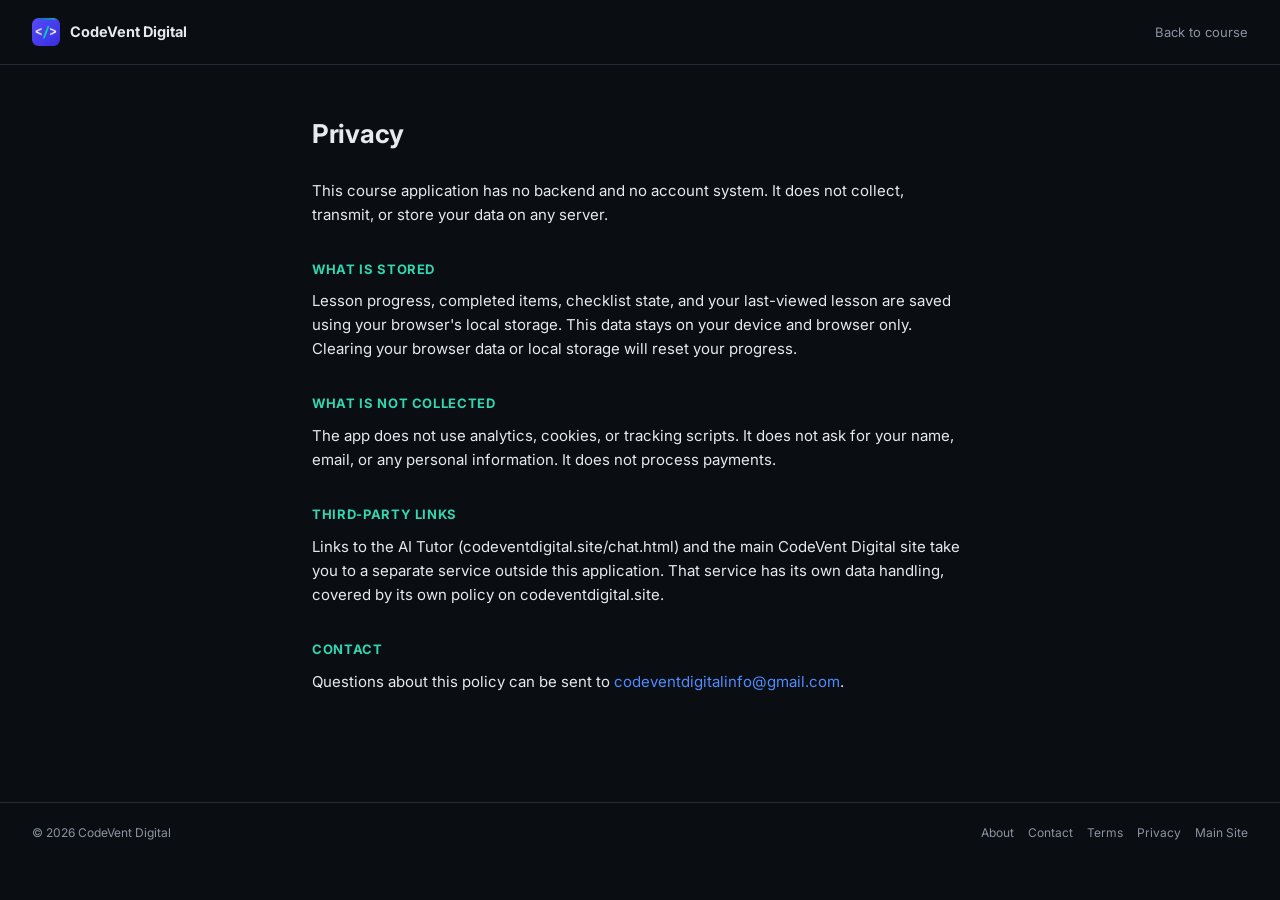
<file: privacy.html>
<!DOCTYPE html>
<html lang="en">
<head>
<meta charset="UTF-8">
<meta name="viewport" content="width=device-width, initial-scale=1.0">
<title>Privacy — CodeVent Machine Learning</title>
<meta name="description" content="Privacy policy for the CodeVent Machine Learning course.">
<link rel="icon" type="image/png" href="codevent-logo.PNG">
<link rel="preconnect" href="https://fonts.googleapis.com">
<link rel="preconnect" href="https://fonts.gstatic.com" crossorigin>
<link href="https://fonts.googleapis.com/css2?family=JetBrains+Mono:wght@400;500;600;700&family=Inter:wght@400;500;600;700;800&display=swap" rel="stylesheet">
<link rel="stylesheet" href="css/styles.css">
<style>body { background: var(--bg); }</style>
</head>
<body>
<header class="static-header">
  <a href="index.html" target="_self" class="static-brand">
    <img src="codevent-logo.PNG" alt="CodeVent Digital logo">
    <span>CodeVent Digital</span>
  </a>
  <a href="index.html" target="_self" class="static-back">Back to course</a>
</header>

<main class="static-wrap">
  <h1>Privacy</h1>
  <p>This course application has no backend and no account system. It does not collect, transmit, or store your data on any server.</p>

  <h2>What Is Stored</h2>
  <p>Lesson progress, completed items, checklist state, and your last-viewed lesson are saved using your browser's local storage. This data stays on your device and browser only. Clearing your browser data or local storage will reset your progress.</p>

  <h2>What Is Not Collected</h2>
  <p>The app does not use analytics, cookies, or tracking scripts. It does not ask for your name, email, or any personal information. It does not process payments.</p>

  <h2>Third-Party Links</h2>
  <p>Links to the AI Tutor (codeventdigital.site/chat.html) and the main CodeVent Digital site take you to a separate service outside this application. That service has its own data handling, covered by its own policy on codeventdigital.site.</p>

  <h2>Contact</h2>
  <p>Questions about this policy can be sent to <a href="mailto:codeventdigitalinfo@gmail.com" target="_blank">codeventdigitalinfo@gmail.com</a>.</p>
</main>

<footer class="static-footer">
  <span>&copy; 2026 CodeVent Digital</span>
  <div class="static-footer-links">
    <a href="about.html" target="_self">About</a>
    <a href="contact.html" target="_self">Contact</a>
    <a href="terms.html" target="_self">Terms</a>
    <a href="privacy.html" target="_self">Privacy</a>
    <a href="https://codeventdigital.site" target="_blank">Main Site</a>
  </div>
</footer>
</body>
</html>
</file>
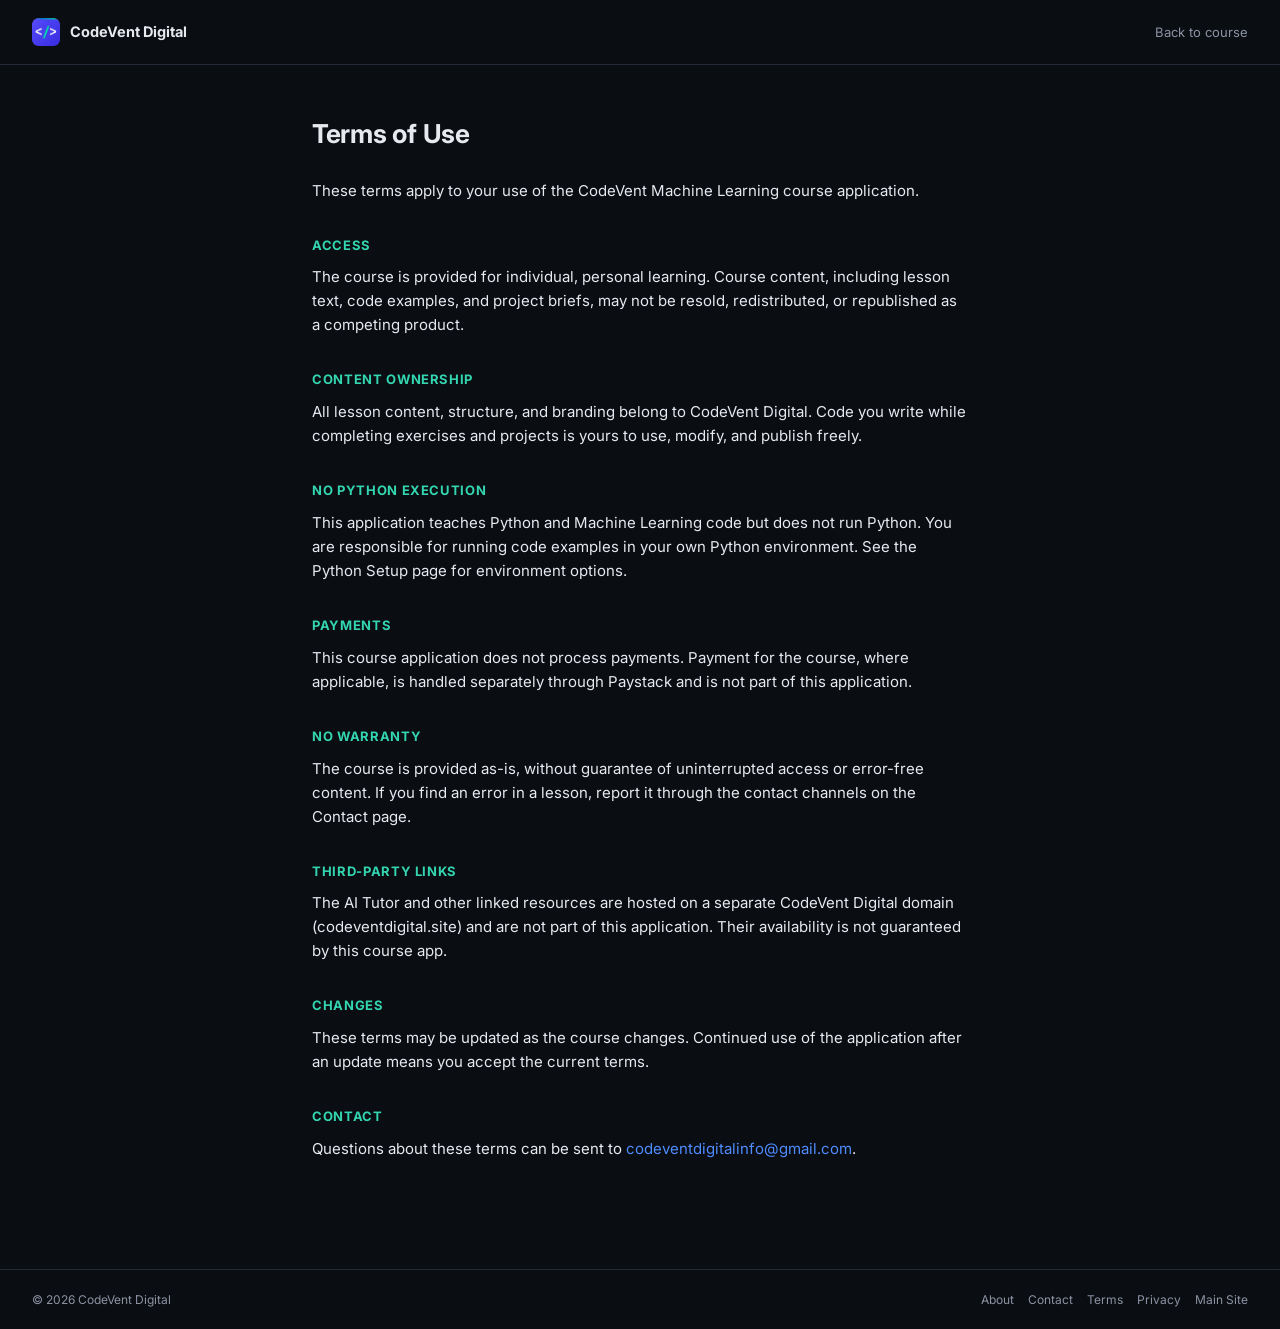
<file: terms.html>
<!DOCTYPE html>
<html lang="en">
<head>
<meta charset="UTF-8">
<meta name="viewport" content="width=device-width, initial-scale=1.0">
<title>Terms — CodeVent Machine Learning</title>
<meta name="description" content="Terms of use for the CodeVent Machine Learning course.">
<link rel="icon" type="image/png" href="codevent-logo.PNG">
<link rel="preconnect" href="https://fonts.googleapis.com">
<link rel="preconnect" href="https://fonts.gstatic.com" crossorigin>
<link href="https://fonts.googleapis.com/css2?family=JetBrains+Mono:wght@400;500;600;700&family=Inter:wght@400;500;600;700;800&display=swap" rel="stylesheet">
<link rel="stylesheet" href="css/styles.css">
<style>body { background: var(--bg); }</style>
</head>
<body>
<header class="static-header">
  <a href="index.html" target="_self" class="static-brand">
    <img src="codevent-logo.PNG" alt="CodeVent Digital logo">
    <span>CodeVent Digital</span>
  </a>
  <a href="index.html" target="_self" class="static-back">Back to course</a>
</header>

<main class="static-wrap">
  <h1>Terms of Use</h1>
  <p>These terms apply to your use of the CodeVent Machine Learning course application.</p>

  <h2>Access</h2>
  <p>The course is provided for individual, personal learning. Course content, including lesson text, code examples, and project briefs, may not be resold, redistributed, or republished as a competing product.</p>

  <h2>Content Ownership</h2>
  <p>All lesson content, structure, and branding belong to CodeVent Digital. Code you write while completing exercises and projects is yours to use, modify, and publish freely.</p>

  <h2>No Python Execution</h2>
  <p>This application teaches Python and Machine Learning code but does not run Python. You are responsible for running code examples in your own Python environment. See the Python Setup page for environment options.</p>

  <h2>Payments</h2>
  <p>This course application does not process payments. Payment for the course, where applicable, is handled separately through Paystack and is not part of this application.</p>

  <h2>No Warranty</h2>
  <p>The course is provided as-is, without guarantee of uninterrupted access or error-free content. If you find an error in a lesson, report it through the contact channels on the Contact page.</p>

  <h2>Third-Party Links</h2>
  <p>The AI Tutor and other linked resources are hosted on a separate CodeVent Digital domain (codeventdigital.site) and are not part of this application. Their availability is not guaranteed by this course app.</p>

  <h2>Changes</h2>
  <p>These terms may be updated as the course changes. Continued use of the application after an update means you accept the current terms.</p>

  <h2>Contact</h2>
  <p>Questions about these terms can be sent to <a href="mailto:codeventdigitalinfo@gmail.com" target="_blank">codeventdigitalinfo@gmail.com</a>.</p>
</main>

<footer class="static-footer">
  <span>&copy; 2026 CodeVent Digital</span>
  <div class="static-footer-links">
    <a href="about.html" target="_self">About</a>
    <a href="contact.html" target="_self">Contact</a>
    <a href="terms.html" target="_self">Terms</a>
    <a href="privacy.html" target="_self">Privacy</a>
    <a href="https://codeventdigital.site" target="_blank">Main Site</a>
  </div>
</footer>
</body>
</html>
</file>
<file: css/styles.css>
/* ============ Tokens ============ */
:root {
  --bg: #0a0d12;
  --surface: #12161d;
  --surface-2: #171c25;
  --border: #232a36;
  --text: #e6e9ee;
  --muted: #8b93a3;
  --muted-2: #5c6577;
  --accent: #4f8cff;
  --accent-2: #33d6b0;
  --accent-soft: rgba(79, 140, 255, 0.12);
  --code-bg: #0d1117;
  --danger: #ef5b5b;
  --radius: 8px;
  --font-body: "Inter", -apple-system, BlinkMacSystemFont, sans-serif;
  --font-mono: "JetBrains Mono", "SFMono-Regular", Menlo, monospace;
}

* { box-sizing: border-box; }

html { scroll-behavior: smooth; }

@media (prefers-reduced-motion: reduce) {
  html { scroll-behavior: auto; }
  * { transition: none !important; animation: none !important; }
}

body {
  margin: 0;
  background: var(--bg);
  color: var(--text);
  font-family: var(--font-body);
  font-size: 15px;
  line-height: 1.6;
}

a { color: var(--accent); text-decoration: none; }
a:hover { text-decoration: underline; }

button { font-family: inherit; cursor: pointer; }

:focus-visible {
  outline: 2px solid var(--accent);
  outline-offset: 2px;
}

.mono { font-family: var(--font-mono); }

/* ============ App shell ============ */
#app {
  display: grid;
  grid-template-columns: 280px 1fr;
  min-height: 100vh;
}

.overlay {
  display: none;
}

.sidebar {
  background: var(--surface);
  border-right: 1px solid var(--border);
  height: 100vh;
  position: sticky;
  top: 0;
  overflow-y: auto;
  padding-bottom: 24px;
}

.main-col {
  min-width: 0;
}

.topbar {
  display: none;
  align-items: center;
  gap: 12px;
  padding: 14px 16px;
  border-bottom: 1px solid var(--border);
  position: sticky;
  top: 0;
  background: var(--bg);
  z-index: 20;
}

.menu-toggle {
  background: none;
  border: 1px solid var(--border);
  border-radius: 6px;
  width: 36px;
  height: 32px;
  display: flex;
  flex-direction: column;
  align-items: center;
  justify-content: center;
  gap: 4px;
}
.menu-toggle span {
  width: 16px;
  height: 2px;
  background: var(--text);
  display: block;
}

.topbar-title {
  font-family: var(--font-mono);
  font-size: 13px;
  color: var(--muted);
}

.content {
  max-width: 780px;
  margin: 0 auto;
  padding: 48px 32px 96px;
}

/* ============ Sidebar ============ */
.sidebar-header {
  padding: 22px 20px 16px;
  border-bottom: 1px solid var(--border);
}

.brand {
  display: flex;
  align-items: center;
  gap: 10px;
  color: var(--text);
}
.brand:hover { text-decoration: none; }

.brand-mark {
  font-family: var(--font-mono);
  font-weight: 700;
  font-size: 16px;
  background: linear-gradient(135deg, var(--accent), var(--accent-2));
  -webkit-background-clip: text;
  background-clip: text;
  color: transparent;
}

.brand-mark-img {
  width: 28px;
  height: 28px;
  object-fit: contain;
  border-radius: 6px;
  flex-shrink: 0;
}

.brand-name {
  font-weight: 700;
  font-size: 14.5px;
  letter-spacing: -0.01em;
}

.brand-course {
  margin-top: 6px;
  font-family: var(--font-mono);
  font-size: 11.5px;
  color: var(--muted);
  letter-spacing: 0.02em;
}

.sidebar-progress {
  padding: 16px 20px;
  border-bottom: 1px solid var(--border);
}
.sidebar-progress-label {
  display: flex;
  justify-content: space-between;
  font-size: 12px;
  color: var(--muted);
  margin-bottom: 8px;
}
.sidebar-progress-label .mono { color: var(--accent-2); font-weight: 600; }

.progress-track {
  height: 5px;
  background: var(--surface-2);
  border-radius: 3px;
  overflow: hidden;
}
.progress-fill {
  height: 100%;
  background: linear-gradient(90deg, var(--accent), var(--accent-2));
  border-radius: 3px;
  transition: width 0.3s ease;
}

.sidebar-setup-link {
  display: flex;
  align-items: center;
  gap: 10px;
  margin: 14px 20px;
  padding: 9px 10px;
  border: 1px solid var(--border);
  border-radius: 6px;
  color: var(--text);
  font-size: 12.5px;
  background: var(--surface-2);
}
.sidebar-setup-link:hover { border-color: var(--accent); text-decoration: none; }

.ai-callout {
  border: 1px dashed var(--border);
  border-radius: var(--radius);
  padding: 14px 16px;
  display: flex;
  align-items: center;
  justify-content: space-between;
  gap: 14px;
  flex-wrap: wrap;
}
.ai-callout p {
  margin: 0;
  color: var(--muted);
  font-size: 13px;
}
.ai-callout-link {
  flex-shrink: 0;
  background: var(--surface-2);
  border: 1px solid var(--accent-2);
  color: var(--accent-2);
  padding: 7px 12px;
  border-radius: 6px;
  font-size: 12.5px;
  font-weight: 600;
}
.ai-callout-link:hover { background: var(--accent-soft); text-decoration: none; }
.sidebar-setup-icon {
  font-family: var(--font-mono);
  font-size: 10px;
  font-weight: 700;
  color: #fff;
  background: linear-gradient(135deg, var(--accent), var(--accent-2));
  padding: 3px 6px;
  border-radius: 4px;
  flex-shrink: 0;
}

.sidebar-footer {
  display: flex;
  flex-wrap: wrap;
  gap: 4px 14px;
  padding: 16px 20px 8px;
  border-top: 1px solid var(--border);
}
.sidebar-footer a {
  color: var(--muted);
  font-size: 12px;
}
.sidebar-footer a:hover { color: var(--text); }

.nav-modules { padding: 8px 0; }

.nav-module { border-bottom: 1px solid transparent; }

.nav-module-toggle {
  width: 100%;
  display: flex;
  align-items: center;
  gap: 10px;
  background: none;
  border: none;
  color: var(--text);
  padding: 10px 20px;
  text-align: left;
  font-size: 13px;
  font-weight: 600;
}
.nav-module-toggle:hover { background: var(--surface-2); }

.nav-module-index {
  font-family: var(--font-mono);
  font-size: 11px;
  color: var(--muted-2);
}

.nav-module-title { flex: 1; }

.nav-module-count {
  font-family: var(--font-mono);
  font-size: 10.5px;
  color: var(--muted);
}

.nav-module-items {
  display: none;
  flex-direction: column;
  padding: 2px 0 6px;
}
.nav-module.open .nav-module-items { display: flex; }

.nav-item {
  display: flex;
  align-items: center;
  gap: 10px;
  padding: 7px 20px 7px 40px;
  color: var(--muted);
  font-size: 13px;
  border-left: 2px solid transparent;
}
.nav-item:hover { color: var(--text); text-decoration: none; background: var(--surface-2); }
.nav-item.active {
  color: var(--text);
  border-left-color: var(--accent);
  background: var(--accent-soft);
}
.nav-item-mark {
  width: 12px;
  color: var(--accent-2);
  font-size: 11px;
  flex-shrink: 0;
}
.nav-item-project .nav-item-title::before {
  content: "";
}
.nav-item-project { font-style: normal; }

/* ============ Dashboard ============ */
.dashboard-head h1 {
  font-size: 30px;
  margin: 0 0 8px;
  letter-spacing: -0.02em;
}
.dashboard-tagline {
  color: var(--muted);
  font-size: 15px;
  margin: 0 0 32px;
  max-width: 60ch;
}

.dashboard-stats {
  display: grid;
  grid-template-columns: repeat(3, 1fr);
  gap: 16px;
  margin-bottom: 40px;
}

.stat-card {
  background: var(--surface);
  border: 1px solid var(--border);
  border-radius: var(--radius);
  padding: 18px;
}
.stat-label {
  font-size: 11.5px;
  text-transform: uppercase;
  letter-spacing: 0.04em;
  color: var(--muted);
  margin-bottom: 8px;
}
.stat-value {
  font-size: 26px;
  font-weight: 700;
  margin-bottom: 10px;
}
.stat-value-small {
  font-size: 15px;
  font-weight: 600;
  margin-bottom: 12px;
  min-height: 20px;
}

.continue-btn {
  display: inline-block;
  background: var(--accent);
  color: #fff;
  padding: 8px 14px;
  border-radius: 6px;
  font-size: 13px;
  font-weight: 600;
}
.continue-btn:hover { background: #3f7bef; text-decoration: none; }

.section-heading {
  font-size: 13px;
  text-transform: uppercase;
  letter-spacing: 0.05em;
  color: var(--muted);
  margin: 0 0 16px;
}

.module-grid {
  display: grid;
  grid-template-columns: repeat(3, 1fr);
  gap: 16px;
}

.module-card {
  display: block;
  background: var(--surface);
  border: 1px solid var(--border);
  border-radius: var(--radius);
  padding: 18px;
  color: var(--text);
  transition: border-color 0.15s ease, transform 0.15s ease;
}
.module-card:hover {
  border-color: var(--accent);
  transform: translateY(-2px);
  text-decoration: none;
}
.module-card-top {
  display: flex;
  justify-content: space-between;
  color: var(--muted);
  font-size: 12px;
  margin-bottom: 10px;
}
.module-card h3 { margin: 0 0 6px; font-size: 16px; }
.module-card p { margin: 0; color: var(--muted); font-size: 13px; line-height: 1.5; }

/* ============ Lesson / Project content ============ */
.crumb {
  font-size: 12.5px;
  color: var(--muted);
  margin-bottom: 14px;
}
.crumb a { color: var(--muted); }
.crumb span { margin: 0 4px; }

.project-tag {
  display: inline-block;
  font-family: var(--font-mono);
  font-size: 11px;
  color: var(--accent-2);
  border: 1px solid var(--border);
  padding: 3px 8px;
  border-radius: 4px;
  margin-bottom: 10px;
}

.lesson-title {
  font-size: 26px;
  margin: 0 0 28px;
  letter-spacing: -0.01em;
}

.lesson-section { margin-bottom: 28px; }
.lesson-section h2 {
  font-size: 13px;
  text-transform: uppercase;
  letter-spacing: 0.05em;
  color: var(--accent-2);
  margin: 0 0 10px;
}
.lesson-section p { margin: 0 0 4px; color: var(--text); }

.plain-list, .checklist {
  margin: 0;
  padding-left: 20px;
}
.plain-list li, .checklist li {
  margin-bottom: 6px;
  color: var(--text);
}
.checklist { list-style: none; padding-left: 0; }
.checklist li label {
  display: flex;
  align-items: flex-start;
  gap: 10px;
  cursor: pointer;
}
.checklist input { margin-top: 4px; }

/* ============ Code blocks ============ */
.code-group { display: flex; flex-direction: column; gap: 12px; }


.code-block {
  border: 1px solid var(--border);
  border-radius: var(--radius);
  overflow: hidden;
  background: var(--code-bg);
}
.code-block-bar {
  display: flex;
  align-items: center;
  justify-content: space-between;
  padding: 8px 12px;
  border-bottom: 1px solid var(--border);
  background: var(--surface-2);
}
.code-lang {
  font-family: var(--font-mono);
  font-size: 11px;
  color: var(--muted);
  letter-spacing: 0.05em;
}
.copy-btn {
  background: none;
  border: 1px solid var(--border);
  color: var(--muted);
  font-size: 11px;
  padding: 4px 9px;
  border-radius: 4px;
}
.copy-btn:hover { color: var(--text); border-color: var(--muted); }

.code-block pre {
  margin: 0;
  padding: 14px 16px;
  overflow-x: auto;
}
.code-block code {
  font-family: var(--font-mono);
  font-size: 13px;
  line-height: 1.6;
  color: #d5dae3;
  white-space: pre;
}

.run-note {
  border-left: 3px solid var(--accent-2);
  background: var(--surface);
  padding: 10px 14px;
  font-size: 13px;
  color: var(--muted);
  border-radius: 0 6px 6px 0;
}
.run-note strong { color: var(--accent-2); font-weight: 600; }

/* ============ Python setup banner + page ============ */
.setup-banner {
  border: 1px solid var(--border);
  border-left: 3px solid var(--accent);
  border-radius: var(--radius);
  padding: 16px 18px;
  margin-bottom: 28px;
  display: flex;
  justify-content: space-between;
  align-items: center;
  gap: 16px;
  flex-wrap: wrap;
}
.setup-banner p { margin: 0; font-size: 13.5px; color: var(--text); }
.setup-banner-actions { display: flex; gap: 10px; flex-shrink: 0; }
.setup-banner-link {
  background: var(--accent);
  color: #fff;
  padding: 7px 13px;
  border-radius: 6px;
  font-size: 12.5px;
  font-weight: 600;
}
.setup-banner-link:hover { background: #3f7bef; text-decoration: none; }
.setup-banner-dismiss {
  background: none;
  border: 1px solid var(--border);
  color: var(--muted);
  padding: 7px 13px;
  border-radius: 6px;
  font-size: 12.5px;
}
.setup-banner-dismiss:hover { color: var(--text); }

.env-grid {
  display: grid;
  grid-template-columns: repeat(2, 1fr);
  gap: 14px;
  margin: 16px 0 8px;
}
.env-card {
  border: 1px solid var(--border);
  border-radius: var(--radius);
  padding: 16px;
  background: var(--surface);
}
.env-card h3 { margin: 0 0 8px; font-size: 14px; }
.env-card p { margin: 0; color: var(--muted); font-size: 13px; }

/* ============ Practice ============ */
.practice-box {
  border: 1px solid var(--border);
  border-left: 3px solid var(--accent);
  border-radius: var(--radius);
  padding: 16px 18px;
  background: var(--surface);
}
.practice-label {
  font-family: var(--font-mono);
  font-size: 11px;
  text-transform: uppercase;
  letter-spacing: 0.05em;
  color: var(--accent);
  margin-bottom: 8px;
}
.practice-task { margin: 0 0 14px; }
.practice-actions { display: flex; gap: 10px; margin-bottom: 4px; }

.reveal-btn {
  background: var(--surface-2);
  border: 1px solid var(--border);
  color: var(--text);
  font-size: 12.5px;
  padding: 7px 12px;
  border-radius: 6px;
}
.reveal-btn:hover { border-color: var(--accent); }

.reveal-panel { margin-top: 14px; }
.reveal-panel.hidden { display: none; }
.reveal-label {
  font-size: 11px;
  text-transform: uppercase;
  color: var(--muted);
  margin-bottom: 6px;
  letter-spacing: 0.04em;
}

/* ============ Lesson footer / nav ============ */
.lesson-footer {
  margin-top: 40px;
  padding-top: 24px;
  border-top: 1px solid var(--border);
}

.complete-btn {
  background: var(--accent);
  color: #fff;
  border: none;
  padding: 10px 18px;
  border-radius: 6px;
  font-size: 13.5px;
  font-weight: 600;
  margin-bottom: 20px;
}
.complete-btn:hover { background: #3f7bef; }
.complete-btn.done {
  background: var(--surface-2);
  color: var(--accent-2);
  border: 1px solid var(--accent-2);
}

.prev-next {
  display: flex;
  justify-content: space-between;
  gap: 16px;
  font-size: 13px;
}
.pn-link {
  color: var(--muted);
  max-width: 48%;
}
.pn-next { text-align: right; margin-left: auto; }

/* ============ Static pages (about / contact / terms / privacy) ============ */
.static-header {
  display: flex;
  align-items: center;
  justify-content: space-between;
  gap: 16px;
  padding: 18px 32px;
  border-bottom: 1px solid var(--border);
  flex-wrap: wrap;
}
.static-brand {
  display: flex;
  align-items: center;
  gap: 10px;
  color: var(--text);
}
.static-brand:hover { text-decoration: none; }
.static-brand img { width: 28px; height: 28px; object-fit: contain; border-radius: 6px; }
.static-brand span { font-weight: 700; font-size: 14.5px; }
.static-back { font-size: 13px; color: var(--muted); }

.static-wrap {
  max-width: 720px;
  margin: 0 auto;
  padding: 48px 32px 96px;
}
.static-wrap h1 { font-size: 26px; margin: 0 0 24px; letter-spacing: -0.01em; }
.static-wrap h2 {
  font-size: 13px;
  text-transform: uppercase;
  letter-spacing: 0.05em;
  color: var(--accent-2);
  margin: 32px 0 10px;
}
.static-wrap p { margin: 0 0 12px; color: var(--text); }
.static-wrap ul { margin: 0 0 12px; padding-left: 20px; color: var(--text); }
.static-wrap li { margin-bottom: 6px; }
.static-wrap a { color: var(--accent); }

.contact-list {
  list-style: none;
  padding: 0;
  display: flex;
  flex-direction: column;
  gap: 10px;
}
.contact-list li {
  border: 1px solid var(--border);
  border-radius: var(--radius);
  padding: 12px 16px;
  display: flex;
  justify-content: space-between;
  align-items: center;
  gap: 12px;
  background: var(--surface);
}
.contact-label { color: var(--muted); font-size: 12.5px; }
.contact-list a { font-size: 13.5px; font-weight: 600; }

.static-footer {
  border-top: 1px solid var(--border);
  padding: 20px 32px;
  display: flex;
  flex-wrap: wrap;
  gap: 6px 16px;
  justify-content: space-between;
  color: var(--muted);
  font-size: 12px;
}
.static-footer a { color: var(--muted); }
.static-footer a:hover { color: var(--text); }
.static-footer-links { display: flex; gap: 14px; flex-wrap: wrap; }

/* ============ Responsive ============ */
@media (max-width: 900px) {
  .dashboard-stats { grid-template-columns: 1fr; }
  .module-grid { grid-template-columns: repeat(2, 1fr); }
}

@media (max-width: 768px) {
  #app { grid-template-columns: 1fr; }
  .topbar { display: flex; }

  .sidebar {
    position: fixed;
    left: 0;
    top: 0;
    width: 280px;
    z-index: 40;
    transform: translateX(-100%);
    transition: transform 0.2s ease;
  }
  #app.sidebar-open .sidebar { transform: translateX(0); }

  .overlay {
    display: none;
    position: fixed;
    inset: 0;
    background: rgba(0, 0, 0, 0.5);
    z-index: 30;
  }
  #app.sidebar-open .overlay { display: block; }

  .content { padding: 28px 18px 72px; }
  .module-grid { grid-template-columns: 1fr; }
}

@media (max-width: 480px) {
  .lesson-title { font-size: 22px; }
  .prev-next { flex-direction: column; }
  .pn-next { text-align: left; }
}
/* ============ Course access gate ============ */
.auth-gate {
  min-height: 100vh;
  display: flex;
  flex-direction: column;
  align-items: center;
  justify-content: center;
  gap: 16px;
  text-align: center;
  padding: 32px;
}
.auth-gate-message {
  color: var(--muted);
  font-size: 14px;
  max-width: 360px;
  margin: 0;
}
.auth-retry-btn {
  background: var(--accent);
  color: #fff;
  border: none;
  padding: 9px 18px;
  border-radius: 6px;
  font-size: 13.5px;
  font-weight: 600;
  cursor: pointer;
}
.auth-retry-btn:hover { background: #3f7bef; }

.auth-gate-card {
  width: 100%;
  max-width: 380px;
  background: var(--surface);
  border: 1px solid var(--border);
  border-radius: var(--radius);
  padding: 32px 28px;
}
.auth-gate-brand {
  font-size: 12px;
  text-transform: uppercase;
  letter-spacing: 0.05em;
  color: var(--muted);
  margin-bottom: 8px;
}
.auth-gate-title {
  font-size: 22px;
  margin: 0 0 12px;
}
.auth-gate-card .auth-gate-message {
  margin: 0 0 20px;
}
.auth-gate-form {
  display: flex;
  flex-direction: column;
  gap: 10px;
}
.auth-gate-input {
  background: var(--code-bg);
  border: 1px solid var(--border);
  color: var(--text);
  padding: 11px 12px;
  border-radius: 6px;
  font-size: 14px;
  font-family: var(--font-mono);
}
.auth-gate-input:focus {
  outline: none;
  border-color: var(--accent);
}
.auth-gate-unlock-btn {
  background: var(--accent);
  color: #fff;
  border: none;
  padding: 11px 16px;
  border-radius: 6px;
  font-size: 14px;
  font-weight: 600;
  cursor: pointer;
}
.auth-gate-unlock-btn:hover { background: #3f7bef; }
.auth-gate-unlock-btn:disabled { opacity: 0.6; cursor: default; }
.auth-gate-error {
  color: var(--danger);
  font-size: 13px;
  margin-top: 12px;
}
.auth-gate-error.hidden { display: none; }
.auth-gate-pay-link {
  display: inline-block;
  margin-top: 20px;
  color: var(--muted);
  font-size: 12.5px;
}
.auth-gate-pay-link:hover { color: var(--text); }
</file>
